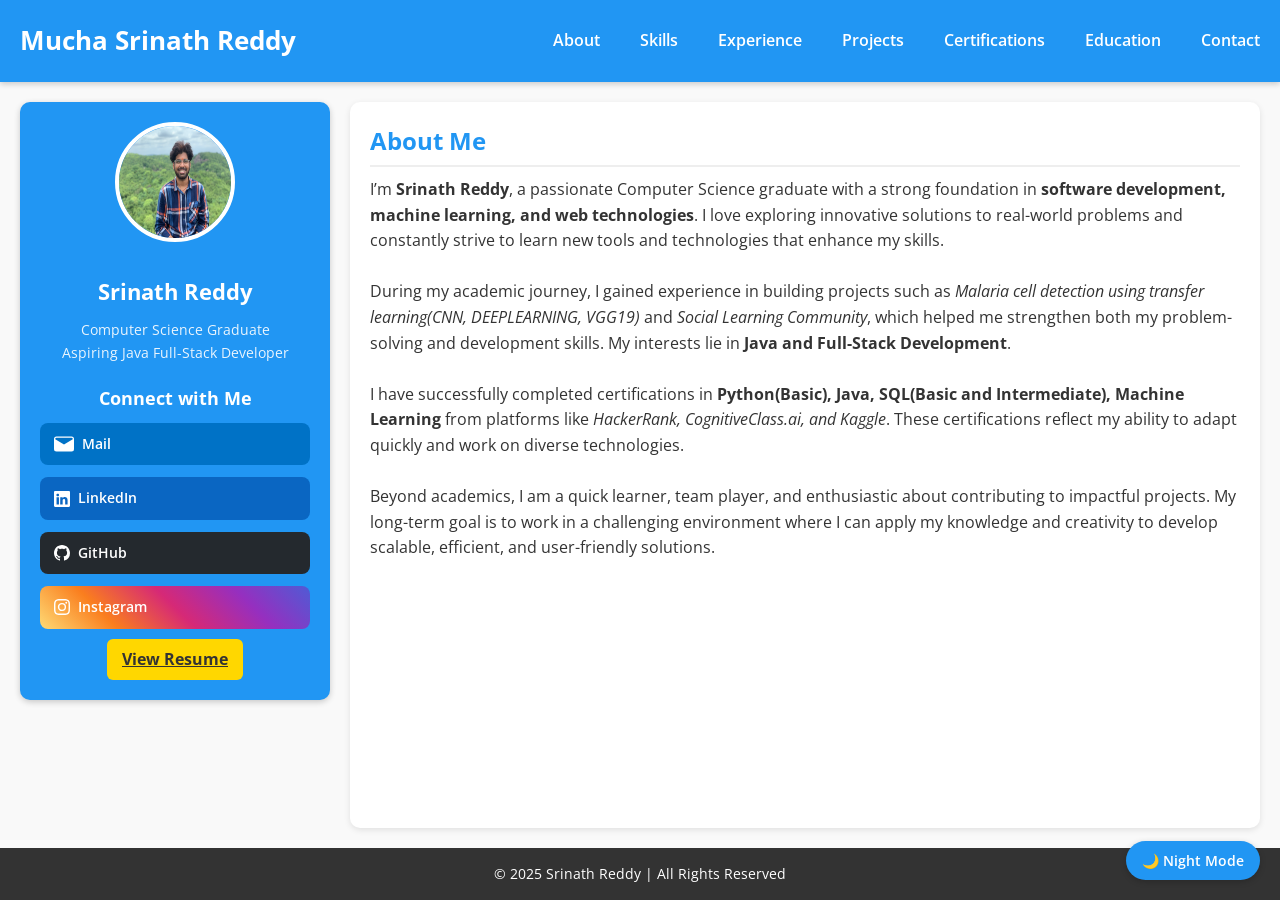
<file: index.html>
<!DOCTYPE html>
<html lang="en">
<head>
  <meta charset="UTF-8">
  <meta name="viewport" content="width=device-width, initial-scale=1.0">
  <title>Mucha Srinath Reddy | Portfolio</title>
  <link rel="stylesheet" href="styles.css">
  <script>
  (function() {
    const theme = localStorage.getItem("theme") || "light"; // default is light
    if (theme === "dark") {
      document.documentElement.classList.add("dark-mode");
    }
  })();
</script>


</head>
<body>
  <div class="container">

    <!-- HEADER -->
    <header class="header">
      <h1>Mucha Srinath Reddy</h1>
      <button id="modeToggle" class="mode-toggle">🌙 Night Mode</button>

      <!-- Hamburger Menu -->
      <button id="menuToggle" class="menu-toggle">
        <span></span>
        <span></span>
        <span></span>
      </button>

      <!-- Navigation -->
      <nav id="navMenu">
        <a href="index.html">About</a>
        <a href="skills.html">Skills</a>
        <a href="experience.html">Experience</a>
        <a href="projects.html">Projects</a>
        <a href="certifications.html">Certifications</a>
        <a href="education.html">Education</a>
        <a href="contact.html">Contact</a>
      </nav>
    </header>

    <!-- MAIN AREA -->
    <div class="main">
      
      <!-- SIDEBAR -->
<aside class="sidebar">
  <div class="profile">
    <img src="profile.jpg" alt="Profile Picture">
    <h2>Srinath Reddy</h2>
    <p>Computer Science Graduate<br>Aspiring Java Full-Stack Developer</p>
  </div>

  <div class="quick-links">
    <h3>Connect with Me</h3>
    <ul class="social-list">
      <li>
        <a href="mailto:srinathreddymucha@gmail.com" target="_blank">
          <svg xmlns="http://www.w3.org/2000/svg" width="20" height="20" 
               fill="currentColor" class="bi bi-envelope" viewBox="0 0 16 16">
            <path d="M0 4a2 2 0 0 1 2-2h12a2 2 0 0 
            1 2 2v8a2 2 0 0 1-2 2H2a2 
            2 0 0 1-2-2zm2-1a1 1 0 0 
            0-1 1v.217l7 4.2 7-4.2V4a1 
            1 0 0 0-1-1z"/>
          </svg>
          Mail
        </a>
      </li>

      <li>
        <a href="https://www.linkedin.com/in/srinath-reddy-96976b289/" target="_blank">
          <svg xmlns="http://www.w3.org/2000/svg" width="16" height="16" fill="currentColor" class="bi bi-linkedin" viewBox="0 0 16 16">
            <path d="M0 1.146C0 .513.526 0 1.175 0h13.65C15.474 0 16 .513 16 1.146v13.708c0 .633-.526 1.146-1.175 1.146H1.175C.526 16 0 15.487 0 14.854zm4.943 12.248V6.169H2.542v7.225zm-1.2-8.212c.837 0 1.358-.554 1.358-1.248-.015-.709-.52-1.248-1.342-1.248S2.4 3.226 2.4 3.934c0 .694.521 1.248 1.327 1.248zm4.908 8.212V9.359c0-.216.016-.432.08-.586.173-.431.568-.878 1.232-.878.869 0 1.216.662 1.216 1.634v3.865h2.401V9.25c0-2.22-1.184-3.252-2.764-3.252-1.274 0-1.845.7-2.165 1.193v.025h-.016l.016-.025V6.169h-2.4c.03.678 0 7.225 0 7.225z"/>
          </svg>
          LinkedIn
        </a>
      </li>

      <li>
        <a href="https://github.com/srinath748" target="_blank">
          <svg xmlns="http://www.w3.org/2000/svg" width="16" height="16" fill="currentColor" class="bi bi-github" viewBox="0 0 16 16">
            <path d="M8 0C3.58 0 0 3.58 0 8c0 3.54 2.29 6.53 5.47 7.59.4.07.55-.17.55-.38 0-.19-.01-.82-.01-1.49-2.01.37-2.53-.49-2.69-.94-.09-.23-.48-.94-.82-1.13-.28-.15-.68-.52-.01-.53.63-.01 1.08.58 1.23.82.72 1.21 1.87.87 2.33.66.07-.52.28-.87.51-1.07-1.78-.2-3.64-.89-3.64-3.95 0-.87.31-1.59.82-2.15-.08-.2-.36-1.02.08-2.12 0 0 .67-.21 2.2.82.64-.18 1.32-.27 2-.27s1.36.09 2 .27c1.53-1.04 2.2-.82 2.2-.82.44 1.1.16 1.92.08 2.12.51.56.82 1.27.82 2.15 0 3.07-1.87 3.75-3.65 3.95.29.25.54.73.54 1.48 0 1.07-.01 1.93-.01 2.2 0 .21.15.46.55.38A8.01 8.01 0 0 0 16 8c0-4.42-3.58-8-8-8"/>
          </svg>
          GitHub
        </a>
      </li>

      <li class="instagram">
        <a href="https://www.instagram.com/srinath_reddy748?igsh=NHgyeDcwaWcxZGN3" target="_blank">
          <svg xmlns="http://www.w3.org/2000/svg" width="16" height="16" fill="currentColor" class="bi bi-instagram" viewBox="0 0 16 16">
            <path d="M8 0C5.829 0 5.556.01 4.703.048 3.85.088 3.269.222 2.76.42a3.9 3.9 0 0 0-1.417.923A3.9 3.9 0 0 0 .42 2.76C.222 3.268.087 3.85.048 4.7.01 5.555 0 5.827 0 8.001c0 2.172.01 2.444.048 3.297.04.852.174 1.433.372 1.942.205.526.478.972.923 1.417.444.445.89.719 1.416.923.51.198 1.09.333 1.942.372C5.555 15.99 5.827 16 8 16s2.444-.01 3.298-.048c.851-.04 1.434-.174 1.943-.372a3.9 3.9 0 0 0 1.416-.923c.445-.445.718-.891.923-1.417.197-.509.332-1.09.372-1.942C15.99 10.445 16 10.173 16 8s-.01-2.445-.048-3.299c-.04-.851-.175-1.433-.372-1.941a3.9 3.9 0 0 0-.923-1.417A3.9 3.9 0 0 0 13.24.42c-.51-.198-1.092-.333-1.943-.372C10.443.01 10.172 0 7.998 0zm-.717 1.442h.718c2.136 0 2.389.007 3.232.046.78.035 1.204.166 1.486.275.373.145.64.319.92.599s.453.546.598.92c.11.281.24.705.275 1.485.039.843.047 1.096.047 3.231s-.008 2.389-.047 3.232c-.035.78-.166 1.203-.275 1.485a2.5 2.5 0 0 1-.599.919c-.28.28-.546.453-.92.598-.28.11-.704.24-1.485.276-.843.038-1.096.047-3.232.047s-2.39-.009-3.233-.047c-.78-.036-1.203-.166-1.485-.276a2.5 2.5 0 0 1-.92-.598 2.5 2.5 0 0 1-.6-.92c-.109-.281-.24-.705-.275-1.485-.038-.843-.046-1.096-.046-3.233s.008-2.388.046-3.231c.036-.78.166-1.204.276-1.486.145-.373.319-.64.599-.92s.546-.453.92-.598c.282-.11.705-.24 1.485-.276.738-.034 1.024-.044 2.515-.045zm4.988 1.328a.96.96 0 1 0 0 1.92.96.96 0 0 0 0-1.92m-4.27 1.122a4.109 4.109 0 1 0 0 8.217 4.109 4.109 0 0 0 0-8.217m0 1.441a2.667 2.667 0 1 1 0 5.334 2.667 2.667 0 0 1 0-5.334"/>
          </svg>
          Instagram
        </a>
      </li>
    </ul>

    <!-- Resume Button -->
    <a href="srinath_resume[1].pdf" target="_blank" class="btn-resume">View Resume</a>

  </div>
</aside>


      <!-- MAIN CONTENT -->
      <section class="content reveal">
        <section id="about"class="reveal">
  <h2>About Me</h2>
  <p>
    I’m <strong>Srinath Reddy</strong>, a passionate Computer Science graduate with a strong foundation in 
    <strong>software development, machine learning, and web technologies</strong>. 
    I love exploring innovative solutions to real-world problems and constantly strive to learn new tools 
    and technologies that enhance my skills.
  </p><br>

  <p>
    During my academic journey, I gained experience in building projects such as 
    <em>Malaria cell detection using transfer learning(CNN, DEEPLEARNING, VGG19)</em> and 
    <em>Social Learning Community</em>, which helped me strengthen both my problem-solving and development skills. 
    My interests lie in <strong>Java and Full-Stack Development</strong>.
  </p><br>

  <p>
    I have successfully completed certifications in <strong>Python(Basic), Java, SQL(Basic and Intermediate), Machine Learning</strong> 
    from platforms like <em>HackerRank, CognitiveClass.ai, and Kaggle</em>. 
    These certifications reflect my ability to adapt quickly and work on diverse technologies.
  </p><br>

  <p>
    Beyond academics, I am a quick learner, team player, and enthusiastic about contributing to impactful projects. 
    My long-term goal is to work in a challenging environment where I can apply my knowledge and creativity 
    to develop scalable, efficient, and user-friendly solutions.
  </p>
</section>

      </section>
    </div>

    <!-- FOOTER -->
    <footer class="footer">
      <p>© 2025 Srinath Reddy | All Rights Reserved</p>
    </footer>
  </div>

  <!-- Back to Top Button -->
  <!-- <button id="backToTop" aria-label="Back to top">↑</button> -->

  <!-- JavaScript -->
  <script src="script.js"></script>
</body>
</html>
</file>
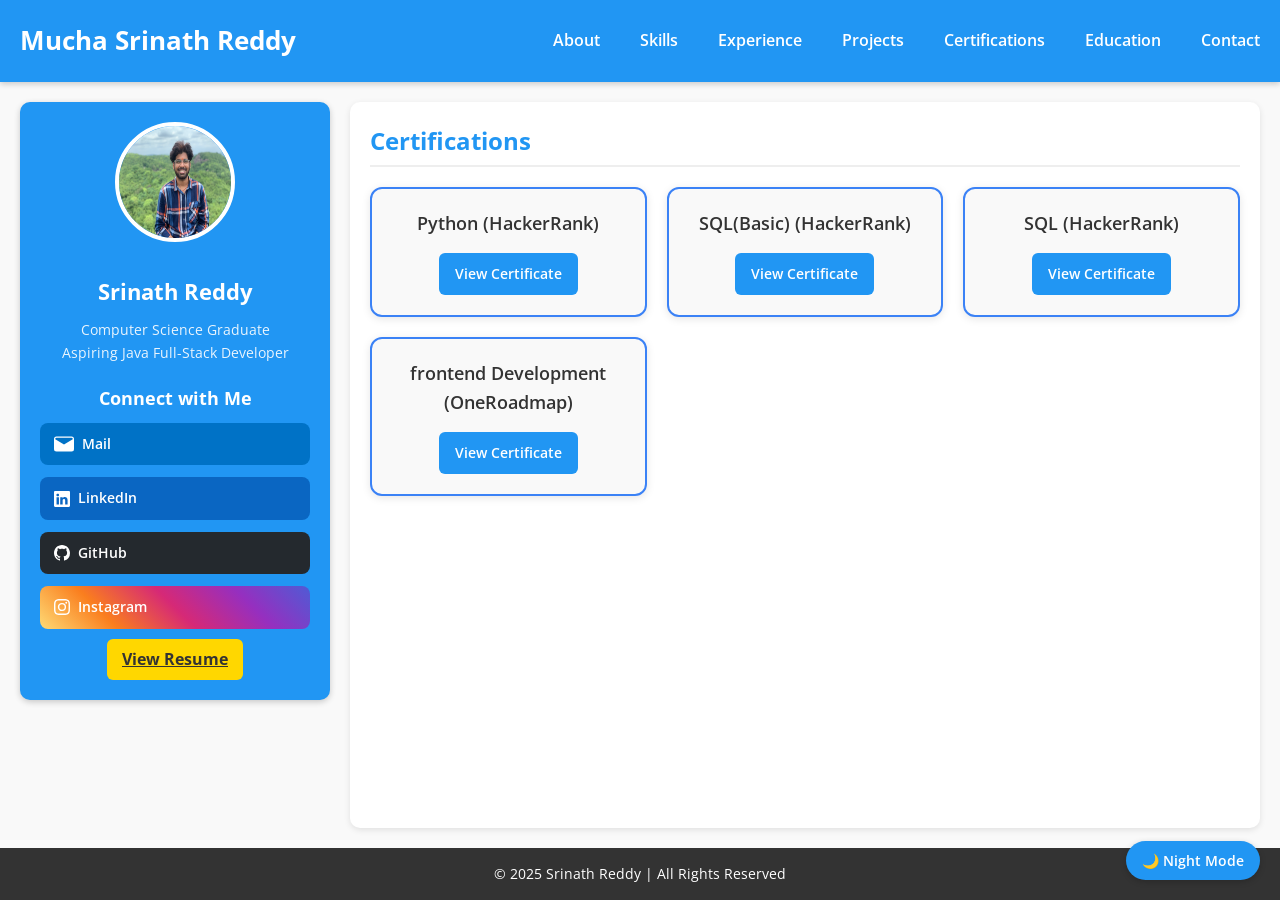
<file: certifications.html>
<!DOCTYPE html>
<html lang="en">
<head>
  <meta charset="UTF-8">
  <meta name="viewport" content="width=device-width, initial-scale=1.0">
  <title>Mucha Srinath Reddy | Certifications</title>
  <link rel="stylesheet" href="styles.css">
  <script>
  // Apply saved theme immediately before page renders
  (function() {
    const theme = localStorage.getItem("theme");
    if (theme === "dark") {
      document.documentElement.classList.add("dark-mode");
    }
  })();
</script>

</head>
<body>
  <div class="container">

    <!-- HEADER -->
    <header class="header">
      <h1>Mucha Srinath Reddy</h1>
            <button id="modeToggle" class="mode-toggle">🌙 Night Mode</button>

      <button id="menuToggle" class="menu-toggle">
        <span></span>
        <span></span>
        <span></span>
      </button>

      <!-- Navigation -->
      <nav id="navMenu">
        <a href="index.html">About</a>
        <a href="skills.html">Skills</a>
        <a href="experience.html">Experience</a>
        <a href="projects.html">Projects</a>
        <a href="certifications.html">Certifications</a>
        <a href="education.html">Education</a>
        <a href="contact.html">Contact</a>
      </nav>
    </header>

    <!-- MAIN AREA -->
    <div class="main">

      <!-- SIDEBAR -->
<aside class="sidebar">
  <div class="profile">
    <img src="profile.jpg" alt="Profile Picture">
    <h2>Srinath Reddy</h2>
    <p>Computer Science Graduate<br>Aspiring Java Full-Stack Developer</p>
  </div>

  <div class="quick-links">
    <h3>Connect with Me</h3>
    <ul class="social-list">
      <li>
        <a href="mailto:srinathreddymucha@gmail.com" target="_blank">
          <svg xmlns="http://www.w3.org/2000/svg" width="20" height="20" 
               fill="currentColor" class="bi bi-envelope" viewBox="0 0 16 16">
            <path d="M0 4a2 2 0 0 1 2-2h12a2 2 0 0 
            1 2 2v8a2 2 0 0 1-2 2H2a2 
            2 0 0 1-2-2zm2-1a1 1 0 0 
            0-1 1v.217l7 4.2 7-4.2V4a1 
            1 0 0 0-1-1z"/>
          </svg>
          Mail
        </a>
      </li>

      <li>
        <a href="https://www.linkedin.com/in/srinath-reddy-96976b289/" target="_blank">
          <svg xmlns="http://www.w3.org/2000/svg" width="16" height="16" fill="currentColor" class="bi bi-linkedin" viewBox="0 0 16 16">
            <path d="M0 1.146C0 .513.526 0 1.175 0h13.65C15.474 0 16 .513 16 1.146v13.708c0 .633-.526 1.146-1.175 1.146H1.175C.526 16 0 15.487 0 14.854zm4.943 12.248V6.169H2.542v7.225zm-1.2-8.212c.837 0 1.358-.554 1.358-1.248-.015-.709-.52-1.248-1.342-1.248S2.4 3.226 2.4 3.934c0 .694.521 1.248 1.327 1.248zm4.908 8.212V9.359c0-.216.016-.432.08-.586.173-.431.568-.878 1.232-.878.869 0 1.216.662 1.216 1.634v3.865h2.401V9.25c0-2.22-1.184-3.252-2.764-3.252-1.274 0-1.845.7-2.165 1.193v.025h-.016l.016-.025V6.169h-2.4c.03.678 0 7.225 0 7.225z"/>
          </svg>
          LinkedIn
        </a>
      </li>

      <li>
        <a href="https://github.com/srinath748" target="_blank">
          <svg xmlns="http://www.w3.org/2000/svg" width="16" height="16" fill="currentColor" class="bi bi-github" viewBox="0 0 16 16">
            <path d="M8 0C3.58 0 0 3.58 0 8c0 3.54 2.29 6.53 5.47 7.59.4.07.55-.17.55-.38 0-.19-.01-.82-.01-1.49-2.01.37-2.53-.49-2.69-.94-.09-.23-.48-.94-.82-1.13-.28-.15-.68-.52-.01-.53.63-.01 1.08.58 1.23.82.72 1.21 1.87.87 2.33.66.07-.52.28-.87.51-1.07-1.78-.2-3.64-.89-3.64-3.95 0-.87.31-1.59.82-2.15-.08-.2-.36-1.02.08-2.12 0 0 .67-.21 2.2.82.64-.18 1.32-.27 2-.27s1.36.09 2 .27c1.53-1.04 2.2-.82 2.2-.82.44 1.1.16 1.92.08 2.12.51.56.82 1.27.82 2.15 0 3.07-1.87 3.75-3.65 3.95.29.25.54.73.54 1.48 0 1.07-.01 1.93-.01 2.2 0 .21.15.46.55.38A8.01 8.01 0 0 0 16 8c0-4.42-3.58-8-8-8"/>
          </svg>
          GitHub
        </a>
      </li>

      <li class="instagram">
        <a href="https://www.instagram.com/srinath_reddy748?igsh=NHgyeDcwaWcxZGN3" target="_blank">
          <svg xmlns="http://www.w3.org/2000/svg" width="16" height="16" fill="currentColor" class="bi bi-instagram" viewBox="0 0 16 16">
            <path d="M8 0C5.829 0 5.556.01 4.703.048 3.85.088 3.269.222 2.76.42a3.9 3.9 0 0 0-1.417.923A3.9 3.9 0 0 0 .42 2.76C.222 3.268.087 3.85.048 4.7.01 5.555 0 5.827 0 8.001c0 2.172.01 2.444.048 3.297.04.852.174 1.433.372 1.942.205.526.478.972.923 1.417.444.445.89.719 1.416.923.51.198 1.09.333 1.942.372C5.555 15.99 5.827 16 8 16s2.444-.01 3.298-.048c.851-.04 1.434-.174 1.943-.372a3.9 3.9 0 0 0 1.416-.923c.445-.445.718-.891.923-1.417.197-.509.332-1.09.372-1.942C15.99 10.445 16 10.173 16 8s-.01-2.445-.048-3.299c-.04-.851-.175-1.433-.372-1.941a3.9 3.9 0 0 0-.923-1.417A3.9 3.9 0 0 0 13.24.42c-.51-.198-1.092-.333-1.943-.372C10.443.01 10.172 0 7.998 0zm-.717 1.442h.718c2.136 0 2.389.007 3.232.046.78.035 1.204.166 1.486.275.373.145.64.319.92.599s.453.546.598.92c.11.281.24.705.275 1.485.039.843.047 1.096.047 3.231s-.008 2.389-.047 3.232c-.035.78-.166 1.203-.275 1.485a2.5 2.5 0 0 1-.599.919c-.28.28-.546.453-.92.598-.28.11-.704.24-1.485.276-.843.038-1.096.047-3.232.047s-2.39-.009-3.233-.047c-.78-.036-1.203-.166-1.485-.276a2.5 2.5 0 0 1-.92-.598 2.5 2.5 0 0 1-.6-.92c-.109-.281-.24-.705-.275-1.485-.038-.843-.046-1.096-.046-3.233s.008-2.388.046-3.231c.036-.78.166-1.204.276-1.486.145-.373.319-.64.599-.92s.546-.453.92-.598c.282-.11.705-.24 1.485-.276.738-.034 1.024-.044 2.515-.045zm4.988 1.328a.96.96 0 1 0 0 1.92.96.96 0 0 0 0-1.92m-4.27 1.122a4.109 4.109 0 1 0 0 8.217 4.109 4.109 0 0 0 0-8.217m0 1.441a2.667 2.667 0 1 1 0 5.334 2.667 2.667 0 0 1 0-5.334"/>
          </svg>
          Instagram
        </a>
      </li>
    </ul>

    <!-- Resume Button -->
    <a href="srinath_resume[1].pdf" target="_blank" class="btn-resume">View Resume</a>

  </div>
</aside>


      <!-- MAIN CONTENT -->
      <section class="content">
        <h2>Certifications</h2>

        <div class="certifications-grid">

          <div class="cert-card">
            <h3>Python (HackerRank)</h3>
            <a href="21JJ1A0545_page-0001.jpg" target="_blank" class="view-btn">View Certificate</a>
          </div>

          <div class="cert-card">
            <h3>SQL(Basic) (HackerRank)</h3>
            <a href="21JJ1A0545_page-0002.jpg" target="_blank" class="view-btn">View Certificate</a>
          </div>

          <div class="cert-card">
            <h3>SQL (HackerRank)</h3>
            <a href="21JJ1A0545_page-0003.jpg" target="_blank" class="view-btn">View Certificate</a>
          </div>

          <!-- <div class="cert-card">
            <h3>Data Science (CognitiveClass.ai)</h3>
            <a href="certificates/datascience.jpg" target="_blank" class="view-btn">View Certificate</a>
          </div> -->

          <div class="cert-card">
            <h3>frontend Development (OneRoadmap)</h3>
            <a href="Frontend Development-Certificate srinath reddy_page-0001.jpg" target="_blank" class="view-btn">View Certificate</a>
          </div>

          <!-- <div class="cert-card">
            <h3>AI Foundations (Infosys Springboard)</h3>
            <a href="certificates/aifoundations.jpg" target="_blank" class="view-btn">View Certificate</a>
          </div> -->

        </div>
      </section>
    </div>

    <!-- FOOTER -->
    <footer class="footer">
      <p>© 2025 Srinath Reddy | All Rights Reserved</p>
    </footer>
  </div>

  <!-- Back to Top Button -->
  <!-- <button id="backToTop" aria-label="Back to top">↑</button> -->

  <!-- JavaScript -->
  <script src="script.js"></script>
</body>
</html>
</file>
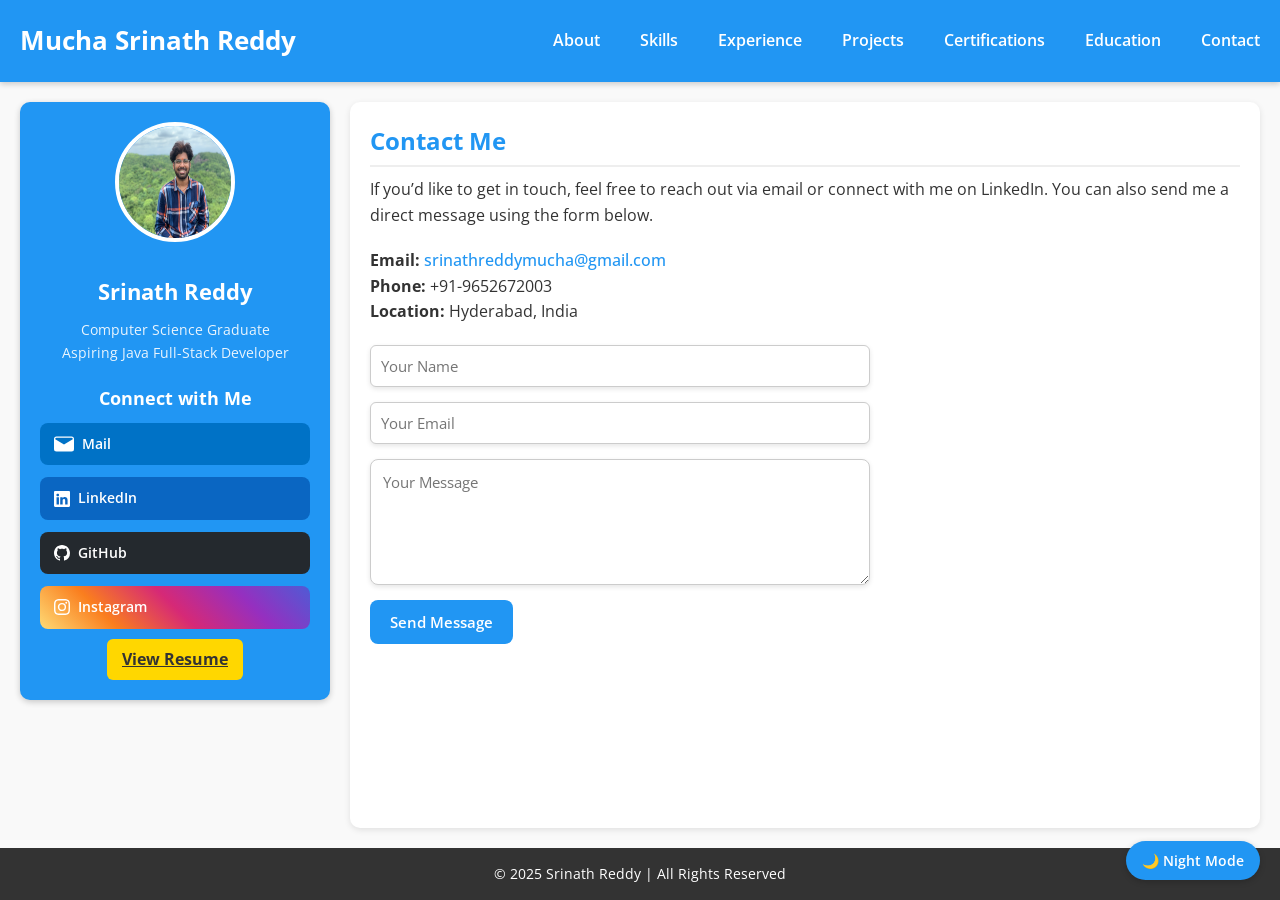
<file: contact.html>
<!DOCTYPE html>
<html lang="en">
<head>
  <meta charset="UTF-8">
  <meta name="viewport" content="width=device-width, initial-scale=1.0">
  <title>Mucha Srinath Reddy | Contact</title>
  <link rel="stylesheet" href="styles.css">
  <script>
  // Apply saved theme immediately before page renders
  (function() {
    const theme = localStorage.getItem("theme");
    if (theme === "dark") {
      document.documentElement.classList.add("dark-mode");
    }
  })();
</script>

</head>
<body>
  <div class="container">

    <!-- HEADER -->
    <header class="header">
      <h1>Mucha Srinath Reddy</h1>
            <button id="modeToggle" class="mode-toggle">🌙 Night Mode</button>

      <button id="menuToggle" class="menu-toggle">
        <span></span><span></span><span></span>
      </button>
      <nav id="navMenu">
        <a href="index.html">About</a>
        <a href="skills.html">Skills</a>
        <a href="experience.html">Experience</a>
        <a href="projects.html">Projects</a>
        <a href="certifications.html">Certifications</a>
        <a href="education.html">Education</a>
        <a href="contact.html">Contact</a>
      </nav>
    </header>

    <!-- MAIN AREA -->
    <div class="main">

      <!-- SIDEBAR -->
<aside class="sidebar">
  <div class="profile">
    <img src="profile.jpg" alt="Profile Picture">
    <h2>Srinath Reddy</h2>
    <p>Computer Science Graduate<br>Aspiring Java Full-Stack Developer</p>
  </div>

  <div class="quick-links">
    <h3>Connect with Me</h3>
    <ul class="social-list">
      <li>
        <a href="mailto:srinathreddymucha@gmail.com" target="_blank">
          <svg xmlns="http://www.w3.org/2000/svg" width="20" height="20" 
               fill="currentColor" class="bi bi-envelope" viewBox="0 0 16 16">
            <path d="M0 4a2 2 0 0 1 2-2h12a2 2 0 0 
            1 2 2v8a2 2 0 0 1-2 2H2a2 
            2 0 0 1-2-2zm2-1a1 1 0 0 
            0-1 1v.217l7 4.2 7-4.2V4a1 
            1 0 0 0-1-1z"/>
          </svg>
          Mail
        </a>
      </li>

      <li>
        <a href="https://www.linkedin.com/in/srinath-reddy-96976b289/" target="_blank">
          <svg xmlns="http://www.w3.org/2000/svg" width="16" height="16" fill="currentColor" class="bi bi-linkedin" viewBox="0 0 16 16">
            <path d="M0 1.146C0 .513.526 0 1.175 0h13.65C15.474 0 16 .513 16 1.146v13.708c0 .633-.526 1.146-1.175 1.146H1.175C.526 16 0 15.487 0 14.854zm4.943 12.248V6.169H2.542v7.225zm-1.2-8.212c.837 0 1.358-.554 1.358-1.248-.015-.709-.52-1.248-1.342-1.248S2.4 3.226 2.4 3.934c0 .694.521 1.248 1.327 1.248zm4.908 8.212V9.359c0-.216.016-.432.08-.586.173-.431.568-.878 1.232-.878.869 0 1.216.662 1.216 1.634v3.865h2.401V9.25c0-2.22-1.184-3.252-2.764-3.252-1.274 0-1.845.7-2.165 1.193v.025h-.016l.016-.025V6.169h-2.4c.03.678 0 7.225 0 7.225z"/>
          </svg>
          LinkedIn
        </a>
      </li>

      <li>
        <a href="https://github.com/srinath748" target="_blank">
          <svg xmlns="http://www.w3.org/2000/svg" width="16" height="16" fill="currentColor" class="bi bi-github" viewBox="0 0 16 16">
            <path d="M8 0C3.58 0 0 3.58 0 8c0 3.54 2.29 6.53 5.47 7.59.4.07.55-.17.55-.38 0-.19-.01-.82-.01-1.49-2.01.37-2.53-.49-2.69-.94-.09-.23-.48-.94-.82-1.13-.28-.15-.68-.52-.01-.53.63-.01 1.08.58 1.23.82.72 1.21 1.87.87 2.33.66.07-.52.28-.87.51-1.07-1.78-.2-3.64-.89-3.64-3.95 0-.87.31-1.59.82-2.15-.08-.2-.36-1.02.08-2.12 0 0 .67-.21 2.2.82.64-.18 1.32-.27 2-.27s1.36.09 2 .27c1.53-1.04 2.2-.82 2.2-.82.44 1.1.16 1.92.08 2.12.51.56.82 1.27.82 2.15 0 3.07-1.87 3.75-3.65 3.95.29.25.54.73.54 1.48 0 1.07-.01 1.93-.01 2.2 0 .21.15.46.55.38A8.01 8.01 0 0 0 16 8c0-4.42-3.58-8-8-8"/>
          </svg>
          GitHub
        </a>
      </li>

      <li class="instagram">
        <a href="https://www.instagram.com/srinath_reddy748?igsh=NHgyeDcwaWcxZGN3" target="_blank">
          <svg xmlns="http://www.w3.org/2000/svg" width="16" height="16" fill="currentColor" class="bi bi-instagram" viewBox="0 0 16 16">
            <path d="M8 0C5.829 0 5.556.01 4.703.048 3.85.088 3.269.222 2.76.42a3.9 3.9 0 0 0-1.417.923A3.9 3.9 0 0 0 .42 2.76C.222 3.268.087 3.85.048 4.7.01 5.555 0 5.827 0 8.001c0 2.172.01 2.444.048 3.297.04.852.174 1.433.372 1.942.205.526.478.972.923 1.417.444.445.89.719 1.416.923.51.198 1.09.333 1.942.372C5.555 15.99 5.827 16 8 16s2.444-.01 3.298-.048c.851-.04 1.434-.174 1.943-.372a3.9 3.9 0 0 0 1.416-.923c.445-.445.718-.891.923-1.417.197-.509.332-1.09.372-1.942C15.99 10.445 16 10.173 16 8s-.01-2.445-.048-3.299c-.04-.851-.175-1.433-.372-1.941a3.9 3.9 0 0 0-.923-1.417A3.9 3.9 0 0 0 13.24.42c-.51-.198-1.092-.333-1.943-.372C10.443.01 10.172 0 7.998 0zm-.717 1.442h.718c2.136 0 2.389.007 3.232.046.78.035 1.204.166 1.486.275.373.145.64.319.92.599s.453.546.598.92c.11.281.24.705.275 1.485.039.843.047 1.096.047 3.231s-.008 2.389-.047 3.232c-.035.78-.166 1.203-.275 1.485a2.5 2.5 0 0 1-.599.919c-.28.28-.546.453-.92.598-.28.11-.704.24-1.485.276-.843.038-1.096.047-3.232.047s-2.39-.009-3.233-.047c-.78-.036-1.203-.166-1.485-.276a2.5 2.5 0 0 1-.92-.598 2.5 2.5 0 0 1-.6-.92c-.109-.281-.24-.705-.275-1.485-.038-.843-.046-1.096-.046-3.233s.008-2.388.046-3.231c.036-.78.166-1.204.276-1.486.145-.373.319-.64.599-.92s.546-.453.92-.598c.282-.11.705-.24 1.485-.276.738-.034 1.024-.044 2.515-.045zm4.988 1.328a.96.96 0 1 0 0 1.92.96.96 0 0 0 0-1.92m-4.27 1.122a4.109 4.109 0 1 0 0 8.217 4.109 4.109 0 0 0 0-8.217m0 1.441a2.667 2.667 0 1 1 0 5.334 2.667 2.667 0 0 1 0-5.334"/>
          </svg>
          Instagram
        </a>
      </li>
    </ul>

    <!-- Resume Button -->
    <a href="srinath_resume[1].pdf" target="_blank" class="btn-resume">View Resume</a>

  </div>
</aside>


      <!-- CONTACT CONTENT -->
      <section class="content">
        <h2>Contact Me</h2>

        <p>If you’d like to get in touch, feel free to reach out via email or connect with me on LinkedIn.  
        You can also send me a direct message using the form below.</p>

        <!-- Contact Info -->
        <div style="margin: 20px 0;">
          <p><strong>Email:</strong> 
  <a href="mailto:srinathreddymucha@gmail.com" class="email-link">
    srinathreddymucha@gmail.com
  </a>
</p>
<p><strong>Phone:</strong> +91-9652672003</p>
          <p><strong>Location:</strong> Hyderabad, India</p>
        </div>

        <!-- Contact Form -->
        <form action="https://formspree.io/f/mqadzqlj" method="POST" class="contact-form">
          <input type="text" name="name" placeholder="Your Name" required>
          <input type="email" name="email" placeholder="Your Email" required>
          <textarea name="message" rows="5" placeholder="Your Message" required></textarea>
          <button type="submit">Send Message</button>
        </form>
      </section>
    </div>

    <!-- FOOTER -->
    <footer class="footer">
      <p>© 2025 Srinath Reddy | All Rights Reserved</p>
    </footer>
  </div>

  <!-- Back to Top Button -->
  <!-- <button id="backToTop" aria-label="Back to top">↑</button> -->
  <script src="script.js"></script>
</body>
</html>
</file>
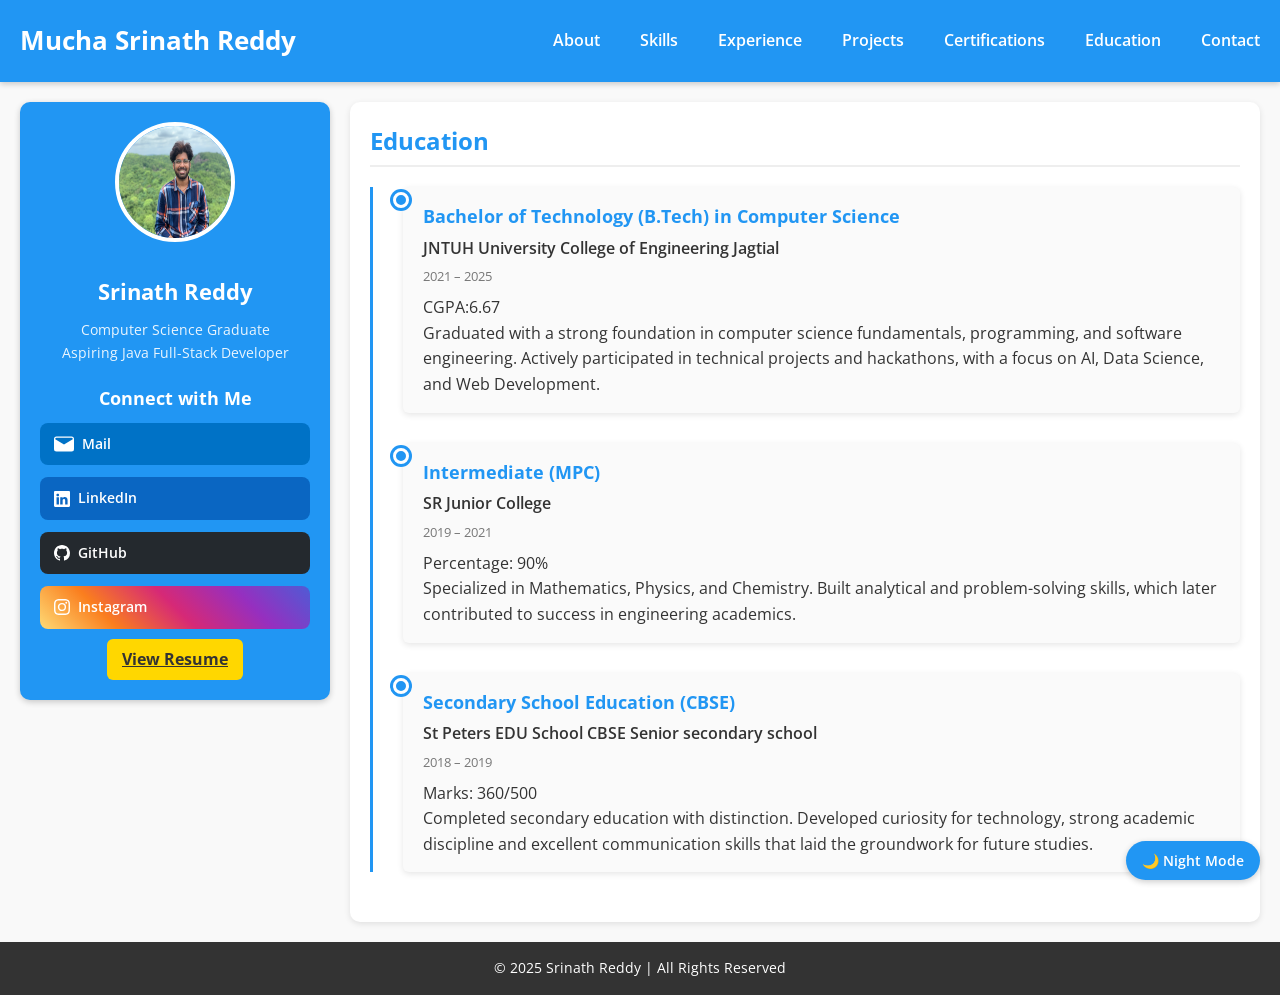
<file: education.html>
<!DOCTYPE html>
<html lang="en">
<head>
  <meta charset="UTF-8">
  <meta name="viewport" content="width=device-width, initial-scale=1.0">
  <title>Mucha Srinath Reddy | Education</title>
  <link rel="stylesheet" href="styles.css">
  <script>
  // Apply saved theme immediately before page renders
  (function() {
    const theme = localStorage.getItem("theme");
    if (theme === "dark") {
      document.documentElement.classList.add("dark-mode");
    }
  })();
</script>

</head>
<body>
  <div class="container">

    <!-- HEADER -->
    <header class="header">
      <h1>Mucha Srinath Reddy</h1>
            <button id="modeToggle" class="mode-toggle">🌙 Night Mode</button>

      <button id="menuToggle" class="menu-toggle">
        <span></span><span></span><span></span>
      </button>
      <nav id="navMenu">
        <a href="index.html">About</a>
        <a href="skills.html">Skills</a>
        <a href="experience.html">Experience</a>
        <a href="projects.html">Projects</a>
        <a href="certifications.html">Certifications</a>
        <a href="education.html">Education</a>
        <a href="contact.html">Contact</a>
      </nav>
    </header>

    <!-- MAIN AREA -->
    <div class="main">

      <!-- SIDEBAR -->
<aside class="sidebar">
  <div class="profile">
    <img src="profile.jpg" alt="Profile Picture">
    <h2>Srinath Reddy</h2>
    <p>Computer Science Graduate<br>Aspiring Java Full-Stack Developer</p>
  </div>

  <div class="quick-links">
    <h3>Connect with Me</h3>
    <ul class="social-list">
      <li>
        <a href="mailto:srinathreddymucha@gmail.com" target="_blank">
          <svg xmlns="http://www.w3.org/2000/svg" width="20" height="20" 
               fill="currentColor" class="bi bi-envelope" viewBox="0 0 16 16">
            <path d="M0 4a2 2 0 0 1 2-2h12a2 2 0 0 
            1 2 2v8a2 2 0 0 1-2 2H2a2 
            2 0 0 1-2-2zm2-1a1 1 0 0 
            0-1 1v.217l7 4.2 7-4.2V4a1 
            1 0 0 0-1-1z"/>
          </svg>
          Mail
        </a>
      </li>

      <li>
        <a href="https://www.linkedin.com/in/srinath-reddy-96976b289/" target="_blank">
          <svg xmlns="http://www.w3.org/2000/svg" width="16" height="16" fill="currentColor" class="bi bi-linkedin" viewBox="0 0 16 16">
            <path d="M0 1.146C0 .513.526 0 1.175 0h13.65C15.474 0 16 .513 16 1.146v13.708c0 .633-.526 1.146-1.175 1.146H1.175C.526 16 0 15.487 0 14.854zm4.943 12.248V6.169H2.542v7.225zm-1.2-8.212c.837 0 1.358-.554 1.358-1.248-.015-.709-.52-1.248-1.342-1.248S2.4 3.226 2.4 3.934c0 .694.521 1.248 1.327 1.248zm4.908 8.212V9.359c0-.216.016-.432.08-.586.173-.431.568-.878 1.232-.878.869 0 1.216.662 1.216 1.634v3.865h2.401V9.25c0-2.22-1.184-3.252-2.764-3.252-1.274 0-1.845.7-2.165 1.193v.025h-.016l.016-.025V6.169h-2.4c.03.678 0 7.225 0 7.225z"/>
          </svg>
          LinkedIn
        </a>
      </li>

      <li>
        <a href="https://github.com/srinath748" target="_blank">
          <svg xmlns="http://www.w3.org/2000/svg" width="16" height="16" fill="currentColor" class="bi bi-github" viewBox="0 0 16 16">
            <path d="M8 0C3.58 0 0 3.58 0 8c0 3.54 2.29 6.53 5.47 7.59.4.07.55-.17.55-.38 0-.19-.01-.82-.01-1.49-2.01.37-2.53-.49-2.69-.94-.09-.23-.48-.94-.82-1.13-.28-.15-.68-.52-.01-.53.63-.01 1.08.58 1.23.82.72 1.21 1.87.87 2.33.66.07-.52.28-.87.51-1.07-1.78-.2-3.64-.89-3.64-3.95 0-.87.31-1.59.82-2.15-.08-.2-.36-1.02.08-2.12 0 0 .67-.21 2.2.82.64-.18 1.32-.27 2-.27s1.36.09 2 .27c1.53-1.04 2.2-.82 2.2-.82.44 1.1.16 1.92.08 2.12.51.56.82 1.27.82 2.15 0 3.07-1.87 3.75-3.65 3.95.29.25.54.73.54 1.48 0 1.07-.01 1.93-.01 2.2 0 .21.15.46.55.38A8.01 8.01 0 0 0 16 8c0-4.42-3.58-8-8-8"/>
          </svg>
          GitHub
        </a>
      </li>

      <li class="instagram">
        <a href="https://www.instagram.com/srinath_reddy748?igsh=NHgyeDcwaWcxZGN3" target="_blank">
          <svg xmlns="http://www.w3.org/2000/svg" width="16" height="16" fill="currentColor" class="bi bi-instagram" viewBox="0 0 16 16">
            <path d="M8 0C5.829 0 5.556.01 4.703.048 3.85.088 3.269.222 2.76.42a3.9 3.9 0 0 0-1.417.923A3.9 3.9 0 0 0 .42 2.76C.222 3.268.087 3.85.048 4.7.01 5.555 0 5.827 0 8.001c0 2.172.01 2.444.048 3.297.04.852.174 1.433.372 1.942.205.526.478.972.923 1.417.444.445.89.719 1.416.923.51.198 1.09.333 1.942.372C5.555 15.99 5.827 16 8 16s2.444-.01 3.298-.048c.851-.04 1.434-.174 1.943-.372a3.9 3.9 0 0 0 1.416-.923c.445-.445.718-.891.923-1.417.197-.509.332-1.09.372-1.942C15.99 10.445 16 10.173 16 8s-.01-2.445-.048-3.299c-.04-.851-.175-1.433-.372-1.941a3.9 3.9 0 0 0-.923-1.417A3.9 3.9 0 0 0 13.24.42c-.51-.198-1.092-.333-1.943-.372C10.443.01 10.172 0 7.998 0zm-.717 1.442h.718c2.136 0 2.389.007 3.232.046.78.035 1.204.166 1.486.275.373.145.64.319.92.599s.453.546.598.92c.11.281.24.705.275 1.485.039.843.047 1.096.047 3.231s-.008 2.389-.047 3.232c-.035.78-.166 1.203-.275 1.485a2.5 2.5 0 0 1-.599.919c-.28.28-.546.453-.92.598-.28.11-.704.24-1.485.276-.843.038-1.096.047-3.232.047s-2.39-.009-3.233-.047c-.78-.036-1.203-.166-1.485-.276a2.5 2.5 0 0 1-.92-.598 2.5 2.5 0 0 1-.6-.92c-.109-.281-.24-.705-.275-1.485-.038-.843-.046-1.096-.046-3.233s.008-2.388.046-3.231c.036-.78.166-1.204.276-1.486.145-.373.319-.64.599-.92s.546-.453.92-.598c.282-.11.705-.24 1.485-.276.738-.034 1.024-.044 2.515-.045zm4.988 1.328a.96.96 0 1 0 0 1.92.96.96 0 0 0 0-1.92m-4.27 1.122a4.109 4.109 0 1 0 0 8.217 4.109 4.109 0 0 0 0-8.217m0 1.441a2.667 2.667 0 1 1 0 5.334 2.667 2.667 0 0 1 0-5.334"/>
          </svg>
          Instagram
        </a>
      </li>
    </ul>

    <!-- Resume Button -->
    <a href="srinath_resume[1].pdf" target="_blank" class="btn-resume">View Resume</a>

  </div>
</aside>


      <!-- EDUCATION CONTENT -->
      <section class="content">
        <h2>Education</h2>

        <div class="timeline">

          <div class="timeline-item">
            <span class="timeline-dot"></span>
            <div class="timeline-content">
              <h3>Bachelor of Technology (B.Tech) in Computer Science</h3>
              <h4>JNTUH University College of Engineering Jagtial </h4>
              <span class="timeline-date">2021 – 2025</span>
              <span>CGPA:6.67</span>
              <p>
                Graduated with a strong foundation in computer science fundamentals, 
                programming, and software engineering.  
                Actively participated in technical projects and hackathons, 
                with a focus on AI, Data Science, and Web Development.
              </p>
            </div>
          </div>

          <div class="timeline-item">
            <span class="timeline-dot"></span>
            <div class="timeline-content">
              <h3>Intermediate (MPC)</h3>
              <h4>SR Junior College</h4>
              <span class="timeline-date">2019 – 2021</span>
              <span>Percentage: 90%</span>
              <p>
                Specialized in Mathematics, Physics, and Chemistry.  
                Built analytical and problem-solving skills, which later contributed 
                to success in engineering academics.
              </p>
            </div>
          </div>

          <div class="timeline-item">
            <span class="timeline-dot"></span>
            <div class="timeline-content">

              <h3>Secondary School Education (CBSE)</h3>
              <h4>St Peters EDU School CBSE Senior secondary school</h4>
              <span class="timeline-date">2018 – 2019</span>
              <span>Marks: 360/500</span>
              <p>
                Completed secondary education with distinction.  
                Developed curiosity for technology, strong academic discipline and excellent communication skills 
                that laid the groundwork for future studies.
              </p>
            </div>
          </div>

        </div>
      </section>
    </div>

    <!-- FOOTER -->
    <footer class="footer">
      <p>© 2025 Srinath Reddy | All Rights Reserved</p>
    </footer>
  </div>

  <!-- Back to Top Button -->
  <!-- <button id="backToTop" aria-label="Back to top">↑</button> -->
  <script src="script.js"></script>
</body>
</html>
</file>
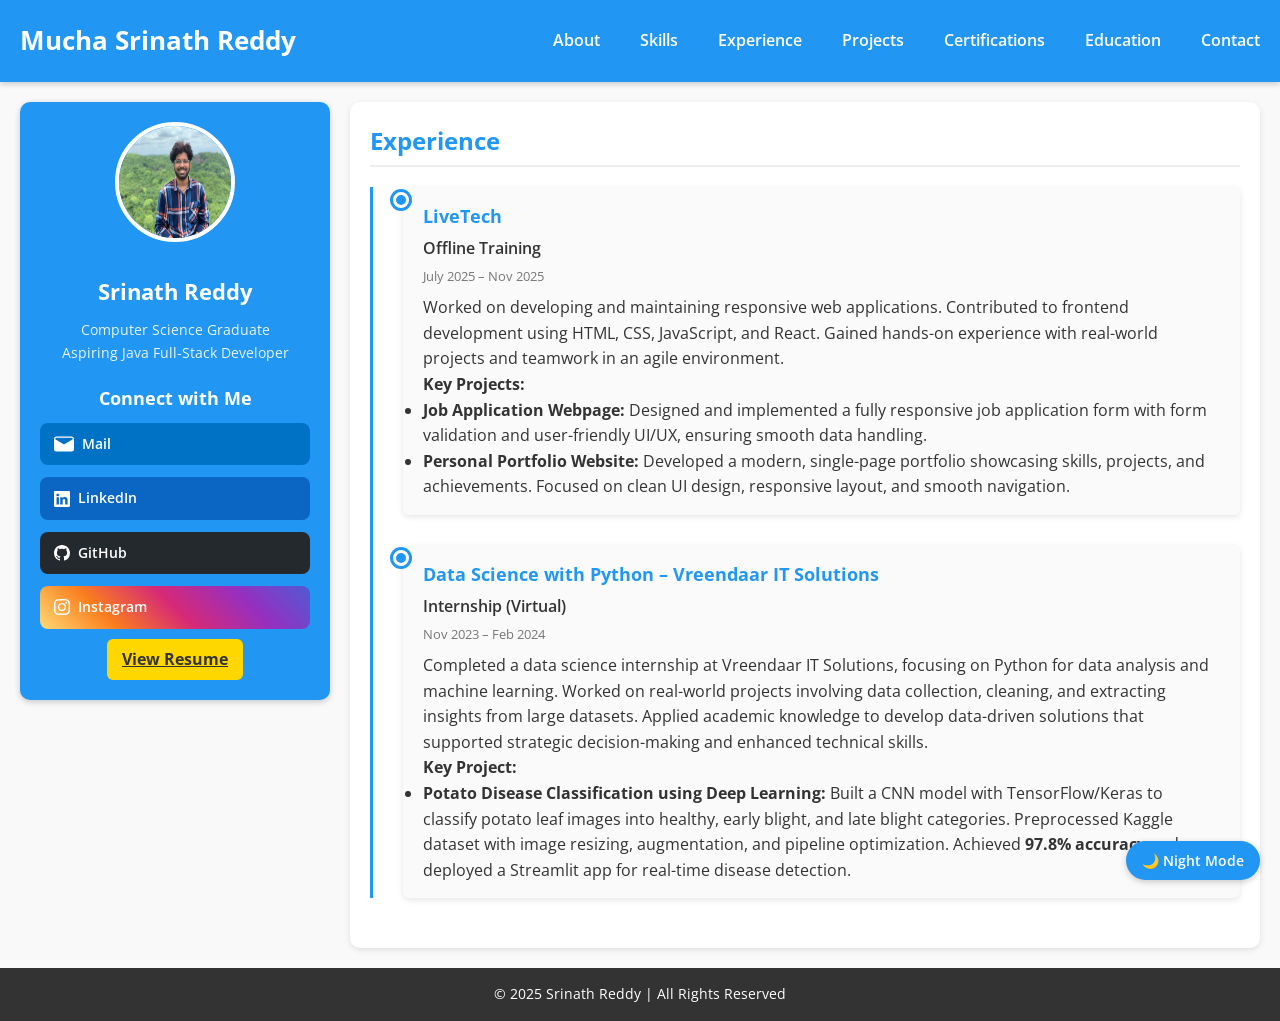
<file: experience.html>
<!DOCTYPE html>
<html lang="en">
<head>
  <meta charset="UTF-8">
  <meta name="viewport" content="width=device-width, initial-scale=1.0">
  <title>Mucha Srinath Reddy | Experience</title>
  <link rel="stylesheet" href="styles.css">
  <script>
  // Apply saved theme immediately before page renders
  (function() {
    const theme = localStorage.getItem("theme");
    if (theme === "dark") {
      document.documentElement.classList.add("dark-mode");
    }
  })();
</script>

</head>
<body>
  <div class="container">

    <!-- HEADER -->
    <header class="header">
      <h1>Mucha Srinath Reddy</h1>
            <button id="modeToggle" class="mode-toggle">🌙 Night Mode</button>

      <button id="menuToggle" class="menu-toggle">
        <span></span><span></span><span></span>
      </button>
      <nav id="navMenu">
        <a href="index.html">About</a>
        <a href="skills.html">Skills</a>
        <a href="experience.html">Experience</a>
        <a href="projects.html">Projects</a>
        <a href="certifications.html">Certifications</a>
        <a href="education.html">Education</a>
        <a href="contact.html">Contact</a>
      </nav>
    </header>

    <!-- MAIN AREA -->
    <div class="main">

      <!-- SIDEBAR -->
<aside class="sidebar">
  <div class="profile">
    <img src="profile.jpg" alt="Profile Picture">
    <h2>Srinath Reddy</h2>
    <p>Computer Science Graduate<br>Aspiring Java Full-Stack Developer</p>
  </div>

  <div class="quick-links">
    <h3>Connect with Me</h3>
    <ul class="social-list">
      <li>
        <a href="mailto:srinathreddymucha@gmail.com" target="_blank">
          <svg xmlns="http://www.w3.org/2000/svg" width="20" height="20" 
               fill="currentColor" class="bi bi-envelope" viewBox="0 0 16 16">
            <path d="M0 4a2 2 0 0 1 2-2h12a2 2 0 0 
            1 2 2v8a2 2 0 0 1-2 2H2a2 
            2 0 0 1-2-2zm2-1a1 1 0 0 
            0-1 1v.217l7 4.2 7-4.2V4a1 
            1 0 0 0-1-1z"/>
          </svg>
          Mail
        </a>
      </li>

      <li>
        <a href="https://www.linkedin.com/in/srinath-reddy-96976b289/" target="_blank">
          <svg xmlns="http://www.w3.org/2000/svg" width="16" height="16" fill="currentColor" class="bi bi-linkedin" viewBox="0 0 16 16">
            <path d="M0 1.146C0 .513.526 0 1.175 0h13.65C15.474 0 16 .513 16 1.146v13.708c0 .633-.526 1.146-1.175 1.146H1.175C.526 16 0 15.487 0 14.854zm4.943 12.248V6.169H2.542v7.225zm-1.2-8.212c.837 0 1.358-.554 1.358-1.248-.015-.709-.52-1.248-1.342-1.248S2.4 3.226 2.4 3.934c0 .694.521 1.248 1.327 1.248zm4.908 8.212V9.359c0-.216.016-.432.08-.586.173-.431.568-.878 1.232-.878.869 0 1.216.662 1.216 1.634v3.865h2.401V9.25c0-2.22-1.184-3.252-2.764-3.252-1.274 0-1.845.7-2.165 1.193v.025h-.016l.016-.025V6.169h-2.4c.03.678 0 7.225 0 7.225z"/>
          </svg>
          LinkedIn
        </a>
      </li>

      <li>
        <a href="https://github.com/srinath748" target="_blank">
          <svg xmlns="http://www.w3.org/2000/svg" width="16" height="16" fill="currentColor" class="bi bi-github" viewBox="0 0 16 16">
            <path d="M8 0C3.58 0 0 3.58 0 8c0 3.54 2.29 6.53 5.47 7.59.4.07.55-.17.55-.38 0-.19-.01-.82-.01-1.49-2.01.37-2.53-.49-2.69-.94-.09-.23-.48-.94-.82-1.13-.28-.15-.68-.52-.01-.53.63-.01 1.08.58 1.23.82.72 1.21 1.87.87 2.33.66.07-.52.28-.87.51-1.07-1.78-.2-3.64-.89-3.64-3.95 0-.87.31-1.59.82-2.15-.08-.2-.36-1.02.08-2.12 0 0 .67-.21 2.2.82.64-.18 1.32-.27 2-.27s1.36.09 2 .27c1.53-1.04 2.2-.82 2.2-.82.44 1.1.16 1.92.08 2.12.51.56.82 1.27.82 2.15 0 3.07-1.87 3.75-3.65 3.95.29.25.54.73.54 1.48 0 1.07-.01 1.93-.01 2.2 0 .21.15.46.55.38A8.01 8.01 0 0 0 16 8c0-4.42-3.58-8-8-8"/>
          </svg>
          GitHub
        </a>
      </li>

      <li class="instagram">
        <a href="https://www.instagram.com/srinath_reddy748?igsh=NHgyeDcwaWcxZGN3" target="_blank">
          <svg xmlns="http://www.w3.org/2000/svg" width="16" height="16" fill="currentColor" class="bi bi-instagram" viewBox="0 0 16 16">
            <path d="M8 0C5.829 0 5.556.01 4.703.048 3.85.088 3.269.222 2.76.42a3.9 3.9 0 0 0-1.417.923A3.9 3.9 0 0 0 .42 2.76C.222 3.268.087 3.85.048 4.7.01 5.555 0 5.827 0 8.001c0 2.172.01 2.444.048 3.297.04.852.174 1.433.372 1.942.205.526.478.972.923 1.417.444.445.89.719 1.416.923.51.198 1.09.333 1.942.372C5.555 15.99 5.827 16 8 16s2.444-.01 3.298-.048c.851-.04 1.434-.174 1.943-.372a3.9 3.9 0 0 0 1.416-.923c.445-.445.718-.891.923-1.417.197-.509.332-1.09.372-1.942C15.99 10.445 16 10.173 16 8s-.01-2.445-.048-3.299c-.04-.851-.175-1.433-.372-1.941a3.9 3.9 0 0 0-.923-1.417A3.9 3.9 0 0 0 13.24.42c-.51-.198-1.092-.333-1.943-.372C10.443.01 10.172 0 7.998 0zm-.717 1.442h.718c2.136 0 2.389.007 3.232.046.78.035 1.204.166 1.486.275.373.145.64.319.92.599s.453.546.598.92c.11.281.24.705.275 1.485.039.843.047 1.096.047 3.231s-.008 2.389-.047 3.232c-.035.78-.166 1.203-.275 1.485a2.5 2.5 0 0 1-.599.919c-.28.28-.546.453-.92.598-.28.11-.704.24-1.485.276-.843.038-1.096.047-3.232.047s-2.39-.009-3.233-.047c-.78-.036-1.203-.166-1.485-.276a2.5 2.5 0 0 1-.92-.598 2.5 2.5 0 0 1-.6-.92c-.109-.281-.24-.705-.275-1.485-.038-.843-.046-1.096-.046-3.233s.008-2.388.046-3.231c.036-.78.166-1.204.276-1.486.145-.373.319-.64.599-.92s.546-.453.92-.598c.282-.11.705-.24 1.485-.276.738-.034 1.024-.044 2.515-.045zm4.988 1.328a.96.96 0 1 0 0 1.92.96.96 0 0 0 0-1.92m-4.27 1.122a4.109 4.109 0 1 0 0 8.217 4.109 4.109 0 0 0 0-8.217m0 1.441a2.667 2.667 0 1 1 0 5.334 2.667 2.667 0 0 1 0-5.334"/>
          </svg>
          Instagram
        </a>
      </li>
    </ul>

    <!-- Resume Button -->
    <a href="srinath_resume[1].pdf" target="_blank" class="btn-resume">View Resume</a>

  </div>
</aside>


      <!-- EXPERIENCE CONTENT -->
      <section class="content">
        <h2>Experience</h2>

        <div class="timeline">

          <div class="timeline-item">
            <span class="timeline-dot"></span>
            <div class="timeline-content">
              <h3>LiveTech</h3>
                <h4>Offline Training</h4>
                <span class="timeline-date">July 2025 – Nov 2025</span>
                <p>
                  Worked on developing and maintaining responsive web applications. 
                  Contributed to frontend development using HTML, CSS, JavaScript, and React. 
                  Gained hands-on experience with real-world projects and teamwork in an agile environment.
                </p>
                <p>
                  <strong>Key Projects:</strong>
                  <ul>
                    <li><b>Job Application Webpage:</b> Designed and implemented a fully responsive job application form with form validation and user-friendly UI/UX, ensuring smooth data handling.</li>
                    <li><b>Personal Portfolio Website:</b> Developed a modern, single-page portfolio showcasing skills, projects, and achievements. Focused on clean UI design, responsive layout, and smooth navigation.</li>
                  </ul>
                </p>

            </div>
          </div>

          <div class="timeline-item">
            <span class="timeline-dot"></span>
            <div class="timeline-content">
              <h3>Data Science with Python – Vreendaar IT Solutions</h3>
<h4>Internship (Virtual)</h4>
<span class="timeline-date">Nov 2023 – Feb 2024</span>
<p>
  Completed a data science internship at Vreendaar IT Solutions, focusing on Python for data analysis and machine learning.  
  Worked on real-world projects involving data collection, cleaning, and extracting insights from large datasets. Applied 
  academic knowledge to develop data-driven solutions that supported strategic decision-making and enhanced technical 
  skills.
</p>
<p>
  <strong>Key Project:</strong>
  <ul>
    <li>
      <b>Potato Disease Classification using Deep Learning:</b> Built a CNN model with TensorFlow/Keras to classify potato leaf images into healthy, early blight, and late blight categories. Preprocessed Kaggle dataset with image resizing, augmentation, and pipeline optimization. Achieved <b>97.8% accuracy</b> and deployed a Streamlit app for real-time disease detection.
    </li>
  </ul>
</p>

            </div>
          </div>

          <!-- <div class="timeline-item">
            <span class="timeline-dot"></span>
            <div class="timeline-content">
              <h3>AI/ML Virtual Internship</h3>
              <h4>Edu Skills & AWS Academy</h4>
              <span class="timeline-date">2021</span>
              <p>
                Completed an AI/ML virtual internship focusing on deep learning, data preprocessing, 
                and deploying models in cloud-based environments.
              </p>
            </div>
          </div> -->

        </div>
      </section>
    </div>

    <!-- FOOTER -->
    <footer class="footer">
      <p>© 2025 Srinath Reddy | All Rights Reserved</p>
    </footer>
  </div>

  <!-- Back to Top Button -->
  <!-- <button id="backToTop" aria-label="Back to top">↑</button> -->
  <script src="script.js"></script>
</body>
</html>
</file>
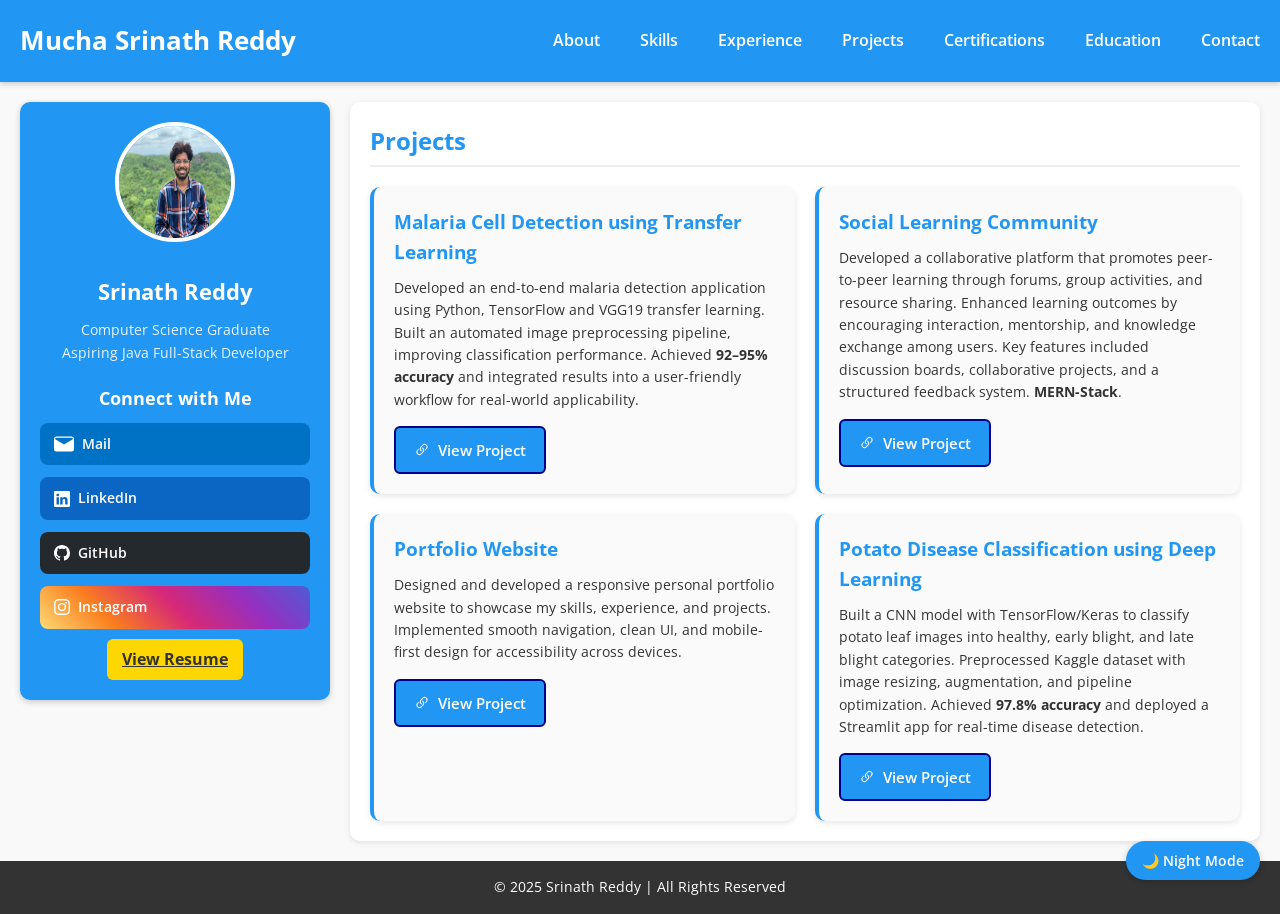
<file: projects.html>
<!DOCTYPE html>
<html lang="en">
<head>
  <meta charset="UTF-8">
  <meta name="viewport" content="width=device-width, initial-scale=1.0">
  <title>Mucha Srinath Reddy | Projects</title>
  <link rel="stylesheet" href="styles.css">
  <script>
  // Apply saved theme immediately before page renders
  (function() {
    const theme = localStorage.getItem("theme");
    if (theme === "dark") {
      document.documentElement.classList.add("dark-mode");
    }
  })();
</script>

</head>
<body>
  <div class="container">

    <!-- HEADER -->
    <header class="header">
      <h1>Mucha Srinath Reddy</h1>
            <button id="modeToggle" class="mode-toggle">🌙 Night Mode</button>

      <button id="menuToggle" class="menu-toggle">
        <span></span>
        <span></span>
        <span></span>
      </button>

      <!-- Navigation -->
      <nav id="navMenu">
        <a href="index.html">About</a>
        <a href="skills.html">Skills</a>
        <a href="experience.html">Experience</a>
        <a href="projects.html">Projects</a>
        <a href="certifications.html">Certifications</a>
        <a href="education.html">Education</a>
        <a href="contact.html">Contact</a>
      </nav>
    </header>

    <!-- MAIN AREA -->
    <div class="main">

      <!-- SIDEBAR -->
<aside class="sidebar">
  <div class="profile">
    <img src="profile.jpg" alt="Profile Picture">
    <h2>Srinath Reddy</h2>
    <p>Computer Science Graduate<br>Aspiring Java Full-Stack Developer</p>
  </div>

  <div class="quick-links">
    <h3>Connect with Me</h3>
    <ul class="social-list">
      <li>
        <a href="mailto:srinathreddymucha@gmail.com" target="_blank">
          <svg xmlns="http://www.w3.org/2000/svg" width="20" height="20" 
               fill="currentColor" class="bi bi-envelope" viewBox="0 0 16 16">
            <path d="M0 4a2 2 0 0 1 2-2h12a2 2 0 0 
            1 2 2v8a2 2 0 0 1-2 2H2a2 
            2 0 0 1-2-2zm2-1a1 1 0 0 
            0-1 1v.217l7 4.2 7-4.2V4a1 
            1 0 0 0-1-1z"/>
          </svg>
          Mail
        </a>
      </li>

      <li>
        <a href="https://www.linkedin.com/in/srinath-reddy-96976b289/" target="_blank">
          <svg xmlns="http://www.w3.org/2000/svg" width="16" height="16" fill="currentColor" class="bi bi-linkedin" viewBox="0 0 16 16">
            <path d="M0 1.146C0 .513.526 0 1.175 0h13.65C15.474 0 16 .513 16 1.146v13.708c0 .633-.526 1.146-1.175 1.146H1.175C.526 16 0 15.487 0 14.854zm4.943 12.248V6.169H2.542v7.225zm-1.2-8.212c.837 0 1.358-.554 1.358-1.248-.015-.709-.52-1.248-1.342-1.248S2.4 3.226 2.4 3.934c0 .694.521 1.248 1.327 1.248zm4.908 8.212V9.359c0-.216.016-.432.08-.586.173-.431.568-.878 1.232-.878.869 0 1.216.662 1.216 1.634v3.865h2.401V9.25c0-2.22-1.184-3.252-2.764-3.252-1.274 0-1.845.7-2.165 1.193v.025h-.016l.016-.025V6.169h-2.4c.03.678 0 7.225 0 7.225z"/>
          </svg>
          LinkedIn
        </a>
      </li>

      <li>
        <a href="https://github.com/srinath748" target="_blank">
          <svg xmlns="http://www.w3.org/2000/svg" width="16" height="16" fill="currentColor" class="bi bi-github" viewBox="0 0 16 16">
            <path d="M8 0C3.58 0 0 3.58 0 8c0 3.54 2.29 6.53 5.47 7.59.4.07.55-.17.55-.38 0-.19-.01-.82-.01-1.49-2.01.37-2.53-.49-2.69-.94-.09-.23-.48-.94-.82-1.13-.28-.15-.68-.52-.01-.53.63-.01 1.08.58 1.23.82.72 1.21 1.87.87 2.33.66.07-.52.28-.87.51-1.07-1.78-.2-3.64-.89-3.64-3.95 0-.87.31-1.59.82-2.15-.08-.2-.36-1.02.08-2.12 0 0 .67-.21 2.2.82.64-.18 1.32-.27 2-.27s1.36.09 2 .27c1.53-1.04 2.2-.82 2.2-.82.44 1.1.16 1.92.08 2.12.51.56.82 1.27.82 2.15 0 3.07-1.87 3.75-3.65 3.95.29.25.54.73.54 1.48 0 1.07-.01 1.93-.01 2.2 0 .21.15.46.55.38A8.01 8.01 0 0 0 16 8c0-4.42-3.58-8-8-8"/>
          </svg>
          GitHub
        </a>
      </li>

      <li class="instagram">
        <a href="https://www.instagram.com/srinath_reddy748?igsh=NHgyeDcwaWcxZGN3" target="_blank">
          <svg xmlns="http://www.w3.org/2000/svg" width="16" height="16" fill="currentColor" class="bi bi-instagram" viewBox="0 0 16 16">
            <path d="M8 0C5.829 0 5.556.01 4.703.048 3.85.088 3.269.222 2.76.42a3.9 3.9 0 0 0-1.417.923A3.9 3.9 0 0 0 .42 2.76C.222 3.268.087 3.85.048 4.7.01 5.555 0 5.827 0 8.001c0 2.172.01 2.444.048 3.297.04.852.174 1.433.372 1.942.205.526.478.972.923 1.417.444.445.89.719 1.416.923.51.198 1.09.333 1.942.372C5.555 15.99 5.827 16 8 16s2.444-.01 3.298-.048c.851-.04 1.434-.174 1.943-.372a3.9 3.9 0 0 0 1.416-.923c.445-.445.718-.891.923-1.417.197-.509.332-1.09.372-1.942C15.99 10.445 16 10.173 16 8s-.01-2.445-.048-3.299c-.04-.851-.175-1.433-.372-1.941a3.9 3.9 0 0 0-.923-1.417A3.9 3.9 0 0 0 13.24.42c-.51-.198-1.092-.333-1.943-.372C10.443.01 10.172 0 7.998 0zm-.717 1.442h.718c2.136 0 2.389.007 3.232.046.78.035 1.204.166 1.486.275.373.145.64.319.92.599s.453.546.598.92c.11.281.24.705.275 1.485.039.843.047 1.096.047 3.231s-.008 2.389-.047 3.232c-.035.78-.166 1.203-.275 1.485a2.5 2.5 0 0 1-.599.919c-.28.28-.546.453-.92.598-.28.11-.704.24-1.485.276-.843.038-1.096.047-3.232.047s-2.39-.009-3.233-.047c-.78-.036-1.203-.166-1.485-.276a2.5 2.5 0 0 1-.92-.598 2.5 2.5 0 0 1-.6-.92c-.109-.281-.24-.705-.275-1.485-.038-.843-.046-1.096-.046-3.233s.008-2.388.046-3.231c.036-.78.166-1.204.276-1.486.145-.373.319-.64.599-.92s.546-.453.92-.598c.282-.11.705-.24 1.485-.276.738-.034 1.024-.044 2.515-.045zm4.988 1.328a.96.96 0 1 0 0 1.92.96.96 0 0 0 0-1.92m-4.27 1.122a4.109 4.109 0 1 0 0 8.217 4.109 4.109 0 0 0 0-8.217m0 1.441a2.667 2.667 0 1 1 0 5.334 2.667 2.667 0 0 1 0-5.334"/>
          </svg>
          Instagram
        </a>
      </li>
    </ul>

    <!-- Resume Button -->
    <a href="srinath_resume[1].pdf" target="_blank" class="btn-resume">View Resume</a>

  </div>
</aside>


      <!-- MAIN CONTENT -->
      <section class="content">
        <h2>Projects</h2>

        <div class="projects-grid">

          <!-- Project 1 -->
          <!-- Project 1 -->
<div class="project-card">
  <h3>Malaria Cell Detection using Transfer Learning</h3>
  <p>
    Developed an end-to-end malaria detection application using Python, TensorFlow
    and VGG19 transfer learning. Built an automated image preprocessing pipeline, improving 
    classification performance. Achieved <b>92–95% accuracy</b> and integrated results into a 
    user-friendly workflow for real-world applicability.
  </p>
  <a href="#" class="btn-link">
    <svg xmlns="http://www.w3.org/2000/svg" width="16" height="16" fill="currentColor" class="bi bi-link-45deg" viewBox="0 0 16 16">
      <path d="M4.715 6.542 3.343 7.914a3 3 0 1 0 4.243 4.243l1.828-1.829A3 3 0 0 0 8.586 5.5L8 6.086a1 1 0 0 0-.154.199 2 2 0 0 1 .861 3.337L6.88 11.45a2 2 0 1 1-2.83-2.83l.793-.792a4 4 0 0 1-.128-1.287z"/>
      <path d="M6.586 4.672A3 3 0 0 0 7.414 9.5l.775-.776a2 2 0 0 1-.896-3.346L9.12 3.55a2 2 0 1 1 2.83 2.83l-.793.792c.112.42.155.855.128 1.287l1.372-1.372a3 3 0 1 0-4.243-4.243z"/>
    </svg>
    View Project
  </a>
</div>

<!-- Project 2 -->
<div class="project-card">
  <h3>Social Learning Community</h3>
  <p>
    Developed a collaborative platform that promotes peer-to-peer learning through forums, group activities, 
    and resource sharing. Enhanced learning outcomes by encouraging interaction, mentorship, and knowledge 
    exchange among users. Key features included discussion boards, collaborative projects, and a structured 
    feedback system. <strong>MERN-Stack</strong>.
  </p>
  <a href="#" class="btn-link">
    <svg xmlns="http://www.w3.org/2000/svg" width="16" height="16" fill="currentColor" class="bi bi-link-45deg" viewBox="0 0 16 16">
      <path d="M4.715 6.542 3.343 7.914a3 3 0 1 0 4.243 4.243l1.828-1.829A3 3 0 0 0 8.586 5.5L8 6.086a1 1 0 0 0-.154.199 2 2 0 0 1 .861 3.337L6.88 11.45a2 2 0 1 1-2.83-2.83l.793-.792a4 4 0 0 1-.128-1.287z"/>
      <path d="M6.586 4.672A3 3 0 0 0 7.414 9.5l.775-.776a2 2 0 0 1-.896-3.346L9.12 3.55a2 2 0 1 1 2.83 2.83l-.793.792c.112.42.155.855.128 1.287l1.372-1.372a3 3 0 1 0-4.243-4.243z"/>
    </svg>
    View Project
  </a>
</div>

<!-- Project 3 -->
<div class="project-card">
  <h3>Portfolio Website</h3>
  <p>
    Designed and developed a responsive personal portfolio website 
    to showcase my skills, experience, and projects. 
    Implemented smooth navigation, clean UI, and mobile-first design 
    for accessibility across devices.
  </p>
  <a href="#" class="btn-link">
    <svg xmlns="http://www.w3.org/2000/svg" width="16" height="16" fill="currentColor" class="bi bi-link-45deg" viewBox="0 0 16 16">
      <path d="M4.715 6.542 3.343 7.914a3 3 0 1 0 4.243 4.243l1.828-1.829A3 3 0 0 0 8.586 5.5L8 6.086a1 1 0 0 0-.154.199 2 2 0 0 1 .861 3.337L6.88 11.45a2 2 0 1 1-2.83-2.83l.793-.792a4 4 0 0 1-.128-1.287z"/>
      <path d="M6.586 4.672A3 3 0 0 0 7.414 9.5l.775-.776a2 2 0 0 1-.896-3.346L9.12 3.55a2 2 0 1 1 2.83 2.83l-.793.792c.112.42.155.855.128 1.287l1.372-1.372a3 3 0 1 0-4.243-4.243z"/>
    </svg>
    View Project
  </a>
</div>

<!-- Project 4 -->
<div class="project-card">
  <h3>Potato Disease Classification using Deep Learning</h3>
  <p>
    Built a CNN model with TensorFlow/Keras to classify potato leaf images into 
    healthy, early blight, and late blight categories. Preprocessed Kaggle dataset 
    with image resizing, augmentation, and pipeline optimization. Achieved 
    <b>97.8% accuracy</b> and deployed a Streamlit app for real-time disease detection.
  </p>
  <a href="#" class="btn-link">
    <svg xmlns="http://www.w3.org/2000/svg" width="16" height="16" fill="currentColor" class="bi bi-link-45deg" viewBox="0 0 16 16">
      <path d="M4.715 6.542 3.343 7.914a3 3 0 1 0 4.243 4.243l1.828-1.829A3 3 0 0 0 8.586 5.5L8 6.086a1 1 0 0 0-.154.199 2 2 0 0 1 .861 3.337L6.88 11.45a2 2 0 1 1-2.83-2.83l.793-.792a4 4 0 0 1-.128-1.287z"/>
      <path d="M6.586 4.672A3 3 0 0 0 7.414 9.5l.775-.776a2 2 0 0 1-.896-3.346L9.12 3.55a2 2 0 1 1 2.83 2.83l-.793.792c.112.42.155.855.128 1.287l1.372-1.372a3 3 0 1 0-4.243-4.243z"/>
    </svg>
    View Project
  </a>
</div>

      </section>
    </div>

    <!-- FOOTER -->
    <footer class="footer">
      <p>© 2025 Srinath Reddy | All Rights Reserved</p>
    </footer>
  </div>

  <!-- Back to Top Button -->
  <!-- <button id="backToTop" aria-label="Back to top">↑</button> -->

  <!-- JavaScript -->
  <script src="script.js"></script>
</body>
</html>
</file>
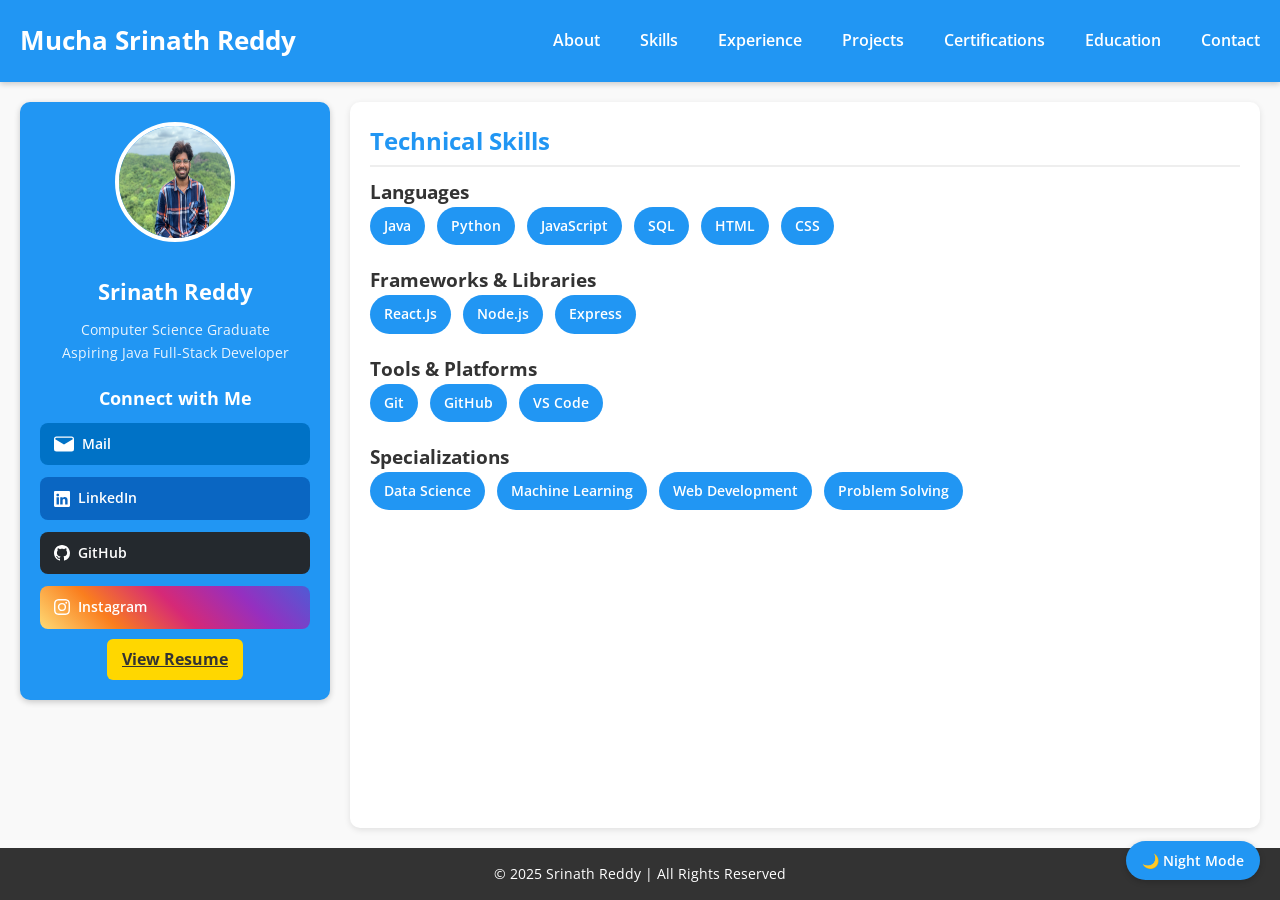
<file: skills.html>
<!DOCTYPE html>
<html lang="en">
<head>
  <meta charset="UTF-8">
  <meta name="viewport" content="width=device-width, initial-scale=1.0">
  <link rel="stylesheet" href="styles.css">
  <script>
  // Apply saved theme immediately before page renders
  (function() {
    const theme = localStorage.getItem("theme");
    if (theme === "dark") {
      document.documentElement.classList.add("dark-mode");
    }
  })();
</script>

</head>
<body>
  <div class="container">

    <!-- HEADER -->
    <header class="header">
      <h1>Mucha Srinath Reddy</h1>
            <button id="modeToggle" class="mode-toggle">🌙 Night Mode</button>

      <button id="menuToggle" class="menu-toggle">
        <span></span>
        <span></span>
        <span></span>
      </button>

      <!-- Navigation -->
      <nav id="navMenu">
        <a href="index.html">About</a>
        <a href="skills.html">Skills</a>
        <a href="experience.html">Experience</a>
        <a href="projects.html">Projects</a>
        <a href="certifications.html">Certifications</a>
        <a href="education.html">Education</a>
        <a href="contact.html">Contact</a>
      </nav>
    </header>

    <!-- MAIN AREA -->
    <div class="main">

      <!-- SIDEBAR -->
      <aside class="sidebar">
  <div class="profile">
    <img src="profile.jpg" alt="Profile Picture">
    <h2>Srinath Reddy</h2>
    <p>Computer Science Graduate<br>Aspiring Java Full-Stack Developer</p>
  </div>

  <div class="quick-links">
    <h3>Connect with Me</h3>
    <ul class="social-list">
      <li>
        <a href="mailto:srinathreddymucha@gmail.com" target="_blank">
          <svg xmlns="http://www.w3.org/2000/svg" width="20" height="20" 
               fill="currentColor" class="bi bi-envelope" viewBox="0 0 16 16">
            <path d="M0 4a2 2 0 0 1 2-2h12a2 2 0 0 
            1 2 2v8a2 2 0 0 1-2 2H2a2 
            2 0 0 1-2-2zm2-1a1 1 0 0 
            0-1 1v.217l7 4.2 7-4.2V4a1 
            1 0 0 0-1-1z"/>
          </svg>
          Mail
        </a>
      </li>

      <li>
        <a href="https://www.linkedin.com/in/srinath-reddy-96976b289/" target="_blank">
          <svg xmlns="http://www.w3.org/2000/svg" width="16" height="16" fill="currentColor" class="bi bi-linkedin" viewBox="0 0 16 16">
            <path d="M0 1.146C0 .513.526 0 1.175 0h13.65C15.474 0 16 .513 16 1.146v13.708c0 .633-.526 1.146-1.175 1.146H1.175C.526 16 0 15.487 0 14.854zm4.943 12.248V6.169H2.542v7.225zm-1.2-8.212c.837 0 1.358-.554 1.358-1.248-.015-.709-.52-1.248-1.342-1.248S2.4 3.226 2.4 3.934c0 .694.521 1.248 1.327 1.248zm4.908 8.212V9.359c0-.216.016-.432.08-.586.173-.431.568-.878 1.232-.878.869 0 1.216.662 1.216 1.634v3.865h2.401V9.25c0-2.22-1.184-3.252-2.764-3.252-1.274 0-1.845.7-2.165 1.193v.025h-.016l.016-.025V6.169h-2.4c.03.678 0 7.225 0 7.225z"/>
          </svg>
          LinkedIn
        </a>
      </li>

      <li>
        <a href="https://github.com/srinath748" target="_blank">
          <svg xmlns="http://www.w3.org/2000/svg" width="16" height="16" fill="currentColor" class="bi bi-github" viewBox="0 0 16 16">
            <path d="M8 0C3.58 0 0 3.58 0 8c0 3.54 2.29 6.53 5.47 7.59.4.07.55-.17.55-.38 0-.19-.01-.82-.01-1.49-2.01.37-2.53-.49-2.69-.94-.09-.23-.48-.94-.82-1.13-.28-.15-.68-.52-.01-.53.63-.01 1.08.58 1.23.82.72 1.21 1.87.87 2.33.66.07-.52.28-.87.51-1.07-1.78-.2-3.64-.89-3.64-3.95 0-.87.31-1.59.82-2.15-.08-.2-.36-1.02.08-2.12 0 0 .67-.21 2.2.82.64-.18 1.32-.27 2-.27s1.36.09 2 .27c1.53-1.04 2.2-.82 2.2-.82.44 1.1.16 1.92.08 2.12.51.56.82 1.27.82 2.15 0 3.07-1.87 3.75-3.65 3.95.29.25.54.73.54 1.48 0 1.07-.01 1.93-.01 2.2 0 .21.15.46.55.38A8.01 8.01 0 0 0 16 8c0-4.42-3.58-8-8-8"/>
          </svg>
          GitHub
        </a>
      </li>

      <li class="instagram">
        <a href="https://www.instagram.com/srinath_reddy748?igsh=NHgyeDcwaWcxZGN3" target="_blank">
          <svg xmlns="http://www.w3.org/2000/svg" width="16" height="16" fill="currentColor" class="bi bi-instagram" viewBox="0 0 16 16">
            <path d="M8 0C5.829 0 5.556.01 4.703.048 3.85.088 3.269.222 2.76.42a3.9 3.9 0 0 0-1.417.923A3.9 3.9 0 0 0 .42 2.76C.222 3.268.087 3.85.048 4.7.01 5.555 0 5.827 0 8.001c0 2.172.01 2.444.048 3.297.04.852.174 1.433.372 1.942.205.526.478.972.923 1.417.444.445.89.719 1.416.923.51.198 1.09.333 1.942.372C5.555 15.99 5.827 16 8 16s2.444-.01 3.298-.048c.851-.04 1.434-.174 1.943-.372a3.9 3.9 0 0 0 1.416-.923c.445-.445.718-.891.923-1.417.197-.509.332-1.09.372-1.942C15.99 10.445 16 10.173 16 8s-.01-2.445-.048-3.299c-.04-.851-.175-1.433-.372-1.941a3.9 3.9 0 0 0-.923-1.417A3.9 3.9 0 0 0 13.24.42c-.51-.198-1.092-.333-1.943-.372C10.443.01 10.172 0 7.998 0zm-.717 1.442h.718c2.136 0 2.389.007 3.232.046.78.035 1.204.166 1.486.275.373.145.64.319.92.599s.453.546.598.92c.11.281.24.705.275 1.485.039.843.047 1.096.047 3.231s-.008 2.389-.047 3.232c-.035.78-.166 1.203-.275 1.485a2.5 2.5 0 0 1-.599.919c-.28.28-.546.453-.92.598-.28.11-.704.24-1.485.276-.843.038-1.096.047-3.232.047s-2.39-.009-3.233-.047c-.78-.036-1.203-.166-1.485-.276a2.5 2.5 0 0 1-.92-.598 2.5 2.5 0 0 1-.6-.92c-.109-.281-.24-.705-.275-1.485-.038-.843-.046-1.096-.046-3.233s.008-2.388.046-3.231c.036-.78.166-1.204.276-1.486.145-.373.319-.64.599-.92s.546-.453.92-.598c.282-.11.705-.24 1.485-.276.738-.034 1.024-.044 2.515-.045zm4.988 1.328a.96.96 0 1 0 0 1.92.96.96 0 0 0 0-1.92m-4.27 1.122a4.109 4.109 0 1 0 0 8.217 4.109 4.109 0 0 0 0-8.217m0 1.441a2.667 2.667 0 1 1 0 5.334 2.667 2.667 0 0 1 0-5.334"/>
          </svg>
          Instagram
        </a>
      </li>
    </ul>

    <!-- Resume Button -->
    <a href="srinath_resume[1].pdf" target="_blank" class="btn-resume">View Resume</a>

  </div>
</aside>

      <!-- MAIN CONTENT -->
      <section class="content">
        <h2>Technical Skills</h2>

        <!-- Languages -->
        <h3>Languages</h3>
        <div class="skills-grid">
          <span class="skill-badge">Java</span>
          <span class="skill-badge">Python</span>
          <span class="skill-badge">JavaScript</span>
          <span class="skill-badge">SQL</span>
          <span class="skill-badge">HTML</span>
          <span class="skill-badge">CSS</span>
        </div>

        <!-- Frameworks -->
        <h3>Frameworks & Libraries</h3>
        <div class="skills-grid">
          <span class="skill-badge">React.Js</span>
          <span class="skill-badge">Node.js</span>
          <span class="skill-badge">Express</span>
          <!-- <span class="skill-badge">TensorFlow</span>
          <span class="skill-badge">Keras</span>
          <span class="skill-badge">Pandas</span>
          <span class="skill-badge">NumPy</span> -->
        </div>

        <!-- Tools -->
        <h3>Tools & Platforms</h3>
        <div class="skills-grid">
          <span class="skill-badge">Git</span>
          <span class="skill-badge">GitHub</span>
          <span class="skill-badge">VS Code</span>
          <!-- <span class="skill-badge">Jupyter Notebook</span>
          <span class="skill-badge">Docker</span> -->
        </div>

        <!-- Specializations -->
        <h3>Specializations</h3>
        <div class="skills-grid">
          <span class="skill-badge">Data Science</span>
          <span class="skill-badge">Machine Learning</span>
          <!-- <span class="skill-badge">Deep Learning</span> -->
          <!-- <span class="skill-badge">Computer Vision</span> -->
          <span class="skill-badge">Web Development</span>
          <span class="skill-badge">Problem Solving</span>
        </div>
      </section>
    </div>

    <!-- FOOTER -->
    <footer class="footer">
      <p>© 2025 Srinath Reddy | All Rights Reserved</p>
    </footer>
  </div>

  <!-- Back to Top Button -->
  <!-- <button id="backToTop" aria-label="Back to top">↑</button> -->

  <!-- JavaScript -->
  <script src="script.js"></script>
</body>
</html>
</file>
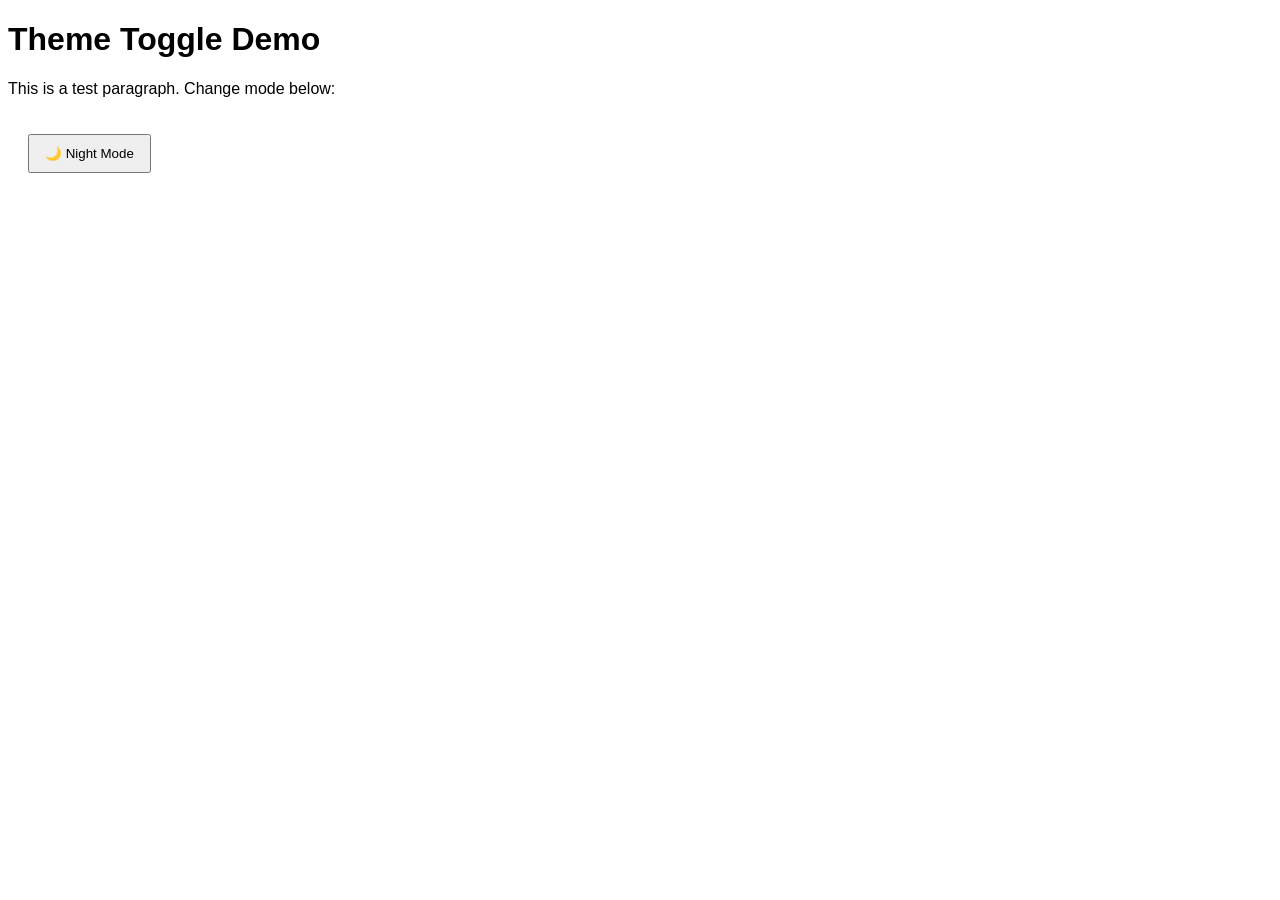
<file: test.html>
<!DOCTYPE html>
<html lang="en">
<head>
  <meta charset="UTF-8">
  <title>Theme Toggle Test</title>
  <style>
    body {
      font-family: Arial, sans-serif;
      transition: background 0.3s, color 0.3s;
    }
    body {
      background: white;
      color: black;
    }
    .dark-mode body {
      background: #0d0d0d;
      color: #e0e0ff;
    }
    button {
      margin: 20px;
      padding: 10px 15px;
      cursor: pointer;
    }
  </style>

  <!-- Load saved theme BEFORE page renders -->
  <script>
    (function() {
      const theme = localStorage.getItem("theme") || "light"; // default light
      if (theme === "dark") {
        document.documentElement.classList.add("dark-mode");
      }
    })();
  </script>
</head>
<body>
  <h1>Theme Toggle Demo</h1>
  <p>This is a test paragraph. Change mode below:</p>
  <button id="modeToggle">🌙 Night Mode</button>

  <script>
    document.addEventListener("DOMContentLoaded", () => {
      const toggleBtn = document.getElementById("modeToggle");

      // Set initial button text
      if (localStorage.getItem("theme") === "dark") {
        toggleBtn.textContent = "☀️ Light Mode";
      } else {
        toggleBtn.textContent = "🌙 Night Mode";
      }

      toggleBtn.addEventListener("click", () => {
        document.documentElement.classList.toggle("dark-mode");

        if (document.documentElement.classList.contains("dark-mode")) {
          localStorage.setItem("theme", "dark");
          toggleBtn.textContent = "☀️ Light Mode";
        } else {
          localStorage.setItem("theme", "light");
          toggleBtn.textContent = "🌙 Night Mode";
        }
      });
    });
  </script>
</body>
</html>
</file>
<file: styles.css>
/* ========================== */
/* Google Font */
@import url('https://fonts.googleapis.com/css2?family=Open+Sans:wght@400;600;700&display=swap');

/* ========================== */
/* Global Styles */
html {
  scroll-behavior: smooth;
}

* {
  margin: 0;
  padding: 0;
  box-sizing: border-box;
  font-family: 'Open Sans', sans-serif;
}

body {
  background: #f9f9f9;
  color: #333;
  line-height: 1.6;
}

/* ========================== */
/* Container */
.container {
  display: flex;
  flex-direction: column;
  min-height: 100vh;
}

/* ========================== */
/* Header */
.header {
  position: sticky;
  top: 0;
  z-index: 1000;
  background: #2196F3;
  color: white;
  padding: 20px;
  display: flex;
  justify-content: space-between;
  align-items: center;
  box-shadow: 0 2px 6px rgba(0, 0, 0, 0.2);
}

.header h1 {
  font-size: 26px;
  font-weight: 700;
}

.header nav {
  display: flex;
  gap: 20px;
}

.header nav a {
  color: white;
  margin-left: 20px;
  text-decoration: none;
  font-weight: 600;
  transition: color 0.3s;
}

.header nav a:hover {
  color: darkblue;
}

/* Hamburger (mobile) */
.menu-toggle {
  display: none;
  flex-direction: column;
  justify-content: space-between;
  width: 25px;
  height: 18px;
  cursor: pointer;
  background: none;
  border: none;
  z-index: 1001;
}

.menu-toggle span {
  display: block;
  height: 3px;
  width: 100%;
  background: white;
  border-radius: 3px;
  transition: all 0.3s ease-in-out;
}

.menu-toggle.active span:nth-child(1) {
  transform: rotate(45deg) translate(5px, 5px);
}
.menu-toggle.active span:nth-child(2) {
  opacity: 0;
}
.menu-toggle.active span:nth-child(3) {
  transform: rotate(-45deg) translate(5px, -5px);
}

/* ========================== */
/* Mobile Styles */
@media (max-width: 768px) {
  .header {
    flex-wrap: wrap;
  }

  .menu-toggle {
    display: flex;
  }

  /* ===== Light Mode Mobile Nav ===== */
  .header nav {
    position: absolute;
    top: 100%; 
    left: 0;
    width: 100%;
    flex-direction: column;
    background: #2196F3; /* Light mode background */
    text-align: center;
    opacity: 0;
    transform: translateY(-10px);
    pointer-events: none;
    transition: opacity 0.4s ease, transform 0.4s ease;
    z-index: 999;
  }

  .header nav.show {
    opacity: 1;
    transform: translateY(0);
    pointer-events: auto;
  }

  .header nav a {
    padding: 12px;
    border-top: 1px solid rgba(255, 255, 255, 0.2);
    opacity: 0;
    transform: translateY(-6px);
    transition: opacity 0.3s ease, transform 0.3s ease;
    color: #fff; /* white text for light mode */
  }

  .header nav.show a {
    opacity: 1;
    transform: translateY(0);
  }

  .header nav.show a:nth-child(1) { transition-delay: 0.1s; }
  .header nav.show a:nth-child(2) { transition-delay: 0.2s; }
  .header nav.show a:nth-child(3) { transition-delay: 0.3s; }
  .header nav.show a:nth-child(4) { transition-delay: 0.4s; }
  .header nav.show a:nth-child(5) { transition-delay: 0.5s; }
  .header nav.show a:nth-child(6) { transition-delay: 0.6s; }
  .header nav.show a:nth-child(7) { transition-delay: 0.7s; }


  /* ===== Dark Mode Mobile Nav ===== */
  html.dark-mode .header nav {
    background: #1e1e2f; /* dark violet/black background */
    box-shadow: 0 4px 12px rgba(124, 58, 237, 0.4);
  }

  html.dark-mode .header nav a {
    color: #f5f5f5; /* Light text */
    border-top: 1px solid rgba(255, 255, 255, 0.1);
  }

  html.dark-mode .header nav a:hover {
    background: rgba(124, 58, 237, 0.2); /* Violet hover */
  }
}


/* ========================== */
/* Main Content */
.main {
  flex: 1;
  display: flex;
  padding: 20px;
  gap: 20px;
}

/* Sidebar */
.sidebar {
  width: 25%;
  background: #2196F3;
  color: white;
  padding: 20px;
  text-align: center;
  border-radius: 10px;
  box-shadow: 0 2px 6px rgba(0,0,0,0.2);
  position: sticky;   
  top: 20px;          
  align-self: flex-start; 
  height: fit-content;     
}

.sidebar .profile img {
  width: 120px;
  height: 120px;
  border-radius: 50%;
  border: 4px solid white;
  margin-bottom: 15px;
  transition: transform 0.3s ease;
}
.sidebar .profile img:hover {
  transform: scale(1.1);
}
.sidebar .profile h2 {
  margin: 10px 0;
  font-size: 22px;
  font-weight: bold;
}
.sidebar .profile p {
  font-size: 14px;
  opacity: 0.9;
}

/* Quick Links */
.sidebar .quick-links h3 {
  margin-top: 20px;
  margin-bottom: 10px;
  font-size: 18px;
  font-weight: bold;
}

.sidebar .quick-links ul {
  list-style: none;
  padding: 0;
  margin: 0;
  display: flex;
  flex-direction: column;
  gap: 12px;
}

.sidebar .quick-links ul li a {
  display: flex;
  align-items: center;
  gap: 8px;
  padding: 10px 14px;
  border-radius: 8px;
  color: white;
  font-size: 14px;
  font-weight: 600;
  text-decoration: none;
  transition: all 0.3s ease;
}

/* Social Links Brand Colors */
.sidebar .quick-links ul li a[href^="mailto:"] { background: #0072c6; }
.sidebar .quick-links ul li a[href*="linkedin"] { background: #0a66c2; }
.sidebar .quick-links ul li a[href*="github"] { background: #24292e; }
.sidebar .quick-links ul li.instagram a {
  background: linear-gradient(
    45deg,
    #feda75, 
    #fa7e1e, 
    #d62976, 
    #962fbf, 
    #4f5bd5
  );
}
.sidebar .quick-links ul li a[href*="youtube"] { background: #ff0000; }

/* Hover effect */
.sidebar .quick-links ul li a:hover {
  transform: translateX(6px) scale(1.05);
  filter: brightness(1.1);
  box-shadow: 0 4px 10px rgba(0,0,0,0.2);
  opacity: 0.95;
}

/* Resume Button */
.sidebar .quick-links .btn-resume {
  display: inline-block;
  background: #FFD700;
  color: #333 !important;
  padding: 8px 15px;
  border-radius: 6px;
  margin-top: 10px;
  font-weight: bold;
  transition: background 0.3s, transform 0.2s;
}
.sidebar .quick-links .btn-resume:hover {
  background: #FFC107;
  transform: scale(1.05);
  box-shadow: 0 4px 10px rgba(0,0,0,0.2);
}

/* ========================== */
/* Content Area */
.content {
  flex: 1;
  padding: 20px;
  background: white;
  border-radius: 10px;
  box-shadow: 0 2px 6px rgba(0,0,0,0.1);
}

.content h2 {
  margin-bottom: 10px;
  color: #2196F3;
  border-bottom: 2px solid #eee;
  padding-bottom: 5px;
}

.content section { margin-bottom: 30px; }

.content article {
  margin-bottom: 15px;
  padding: 10px;
  border-left: 4px solid #2196F3;
  background: #fafafa;
  border-radius: 5px;
  transition: transform 0.2s;
}
.content article:hover { transform: translateX(5px); }

/* ========================== */
/* Footer */
.footer {
  background: #333;
  color: white;
  text-align: center;
  padding: 15px;
  font-size: 14px;
  margin-top: auto;
}

/* ========================== */
/* Responsive */
@media (max-width: 768px) {
  .main { flex-direction: column; }

  /* order fix */
  .content { order: 1; }
  .sidebar { 
    order: 2;
    width: 100%; 
    position: relative; 
    top: 0; 
    margin-top: 20px; 
    margin-bottom: 0;
  }
}

/* ========================== */
/* Back to Top Button */
#backToTop {
  position: fixed;
  bottom: 20px;
  right: 20px;
  background: #2196F3;
  color: white;
  border: none;
  padding: 12px 16px;
  border-radius: 50%;
  font-size: 18px;
  cursor: pointer;
  opacity: 0;
  pointer-events: none;
  transition: opacity 0.4s ease, transform 0.3s ease;
  box-shadow: 0 4px 10px rgba(0,0,0,0.3);
}
#backToTop.show {
  opacity: 1;
  pointer-events: auto;
}
#backToTop:hover {
  background: #2196F3;
  transform: scale(1.1);
  box-shadow: 0 6px 16px rgba(0,0,0,0.4), 0 0 10px #2196F3;
}

/* ========================== */
/* Skills Page Layout */
.skills-grid {
  display: flex;
  flex-wrap: wrap;
  gap: 12px;
  margin-bottom: 20px;
}

.skill-badge {
  background: #2196F3;
  color: white;
  padding: 8px 14px;
  border-radius: 20px;
  font-size: 14px;
  font-weight: 600;
  transition: transform 0.2s, background 0.3s;
}

.skill-badge:hover {
  background: darkblue;
  transform: scale(1.1);
  box-shadow: 0 2px 8px rgba(0,0,0,0.2);
}

/* ========================== */
/* Timeline Layout */
.timeline {
  position: relative;
  margin: 20px 0;
  padding-left: 30px;
  border-left: 3px solid #2196F3;
}

.timeline-item {
  margin-bottom: 30px;
  position: relative;
}

.timeline-dot {
  position: absolute;
  left: -10px;
  top: 5px;
  width: 16px;
  height: 16px;
  background: #2196F3;
  border-radius: 50%;
  border: 3px solid white;
  box-shadow: 0 0 0 3px #2196F3;
}

.timeline-content {
  background: #fafafa;
  padding: 15px 20px;
  border-radius: 6px;
  box-shadow: 0 2px 6px rgba(0,0,0,0.1);
  transition: transform 0.2s;
}

.timeline-content:hover {
  transform: translateX(5px);
}

.timeline-content h3 {
  margin: 0;
  font-size: 18px;
  color: #2196F3;
}

.timeline-content h4 {
  margin: 5px 0;
  font-size: 16px;
  font-weight: 600;
}

.timeline-date {
  display: block;
  font-size: 13px;
  color: #777;
  margin-bottom: 8px;
}

/* ========================== */
/* Projects Grid */
.projects-grid {
  display: grid;
  grid-template-columns: repeat(2, 1fr);
  gap: 20px;
  margin-top: 20px;
}
@media (max-width: 768px) {
  .projects-grid {
    grid-template-columns: 1fr;
  }
}
.project-card {
  background: #fafafa;
  padding: 20px;
  border-radius: 10px;
  border-left: 4px solid #2196F3;
  box-shadow: 0 2px 6px rgba(0,0,0,0.1);
  transition: transform 0.3s ease, box-shadow 0.3s ease;
}

.project-card:hover {
  transform: translateY(-5px);
  box-shadow: 0 6px 16px rgba(0,0,0,0.2);
}

.project-card h3 {
  margin-bottom: 10px;
  color: #2196F3;
}

.project-card p {
  font-size: 14px;
  margin-bottom: 15px;
}

/* project button */
.btn-link {
  display: inline-flex;
  align-items: center;
  gap: 8px;
  padding: 10px 18px;
  border: 2px solid darkblue;
  border-radius: 6px;
  text-decoration: none;
  background: #2196F3;
  color: white;
  font-weight: 600;
  font-size: 15px;
  transition: all 0.3s ease;
}

.btn-link svg {
  transition: transform 0.3s ease;
}

/* Hover effect */
.btn-link:hover {
  background-color: #007bff;
  color: #fff;
}

.btn-link:hover svg {
  transform: translateX(4px);
  fill: #fff;
}

/* ========================== */
/* Certifications Page */
.certifications-grid {
  display: grid;
  grid-template-columns: repeat(auto-fit, minmax(250px, 1fr));
  gap: 16px;
  margin-top: 20px;
}

.cert-card {
  background: #f9f9f9;
  border: 2px solid #2196F3;
  border-radius: 10px;
  padding: 16px;
  text-align: center;
  transition: transform 0.2s ease, box-shadow 0.3s ease;
}

.cert-card h3 {
  margin-bottom: 10px;
  font-size: 16px;
  color: #333;
}

.cert-card:hover {
  transform: translateY(-5px);
  box-shadow: 0 6px 16px rgba(0,0,0,0.15);
}

.view-btn {
  display: inline-block;
  padding: 8px 12px;
  border-radius: 6px;
  background: #2196F3;
  color: white;
  text-decoration: none;
  font-size: 14px;
  font-weight: 600;
  transition: background 0.3s ease, transform 0.2s ease;
}

.view-btn:hover {
  background: #2196F3;
  transform: scale(1.05);
}

/* ========================== */
/* Scroll Reveal Animation */
.reveal {
  opacity: 0;
  transform: translateY(30px);
  transition: opacity 0.8s ease, transform 0.8s ease;
}
.reveal.active {
  opacity: 1;
  transform: translateY(0);
}

/* Child stagger animation */
.reveal.active > * {
  opacity: 1;
  transform: translateY(0);
  transition: opacity 0.6s ease, transform 0.6s ease;
}
.reveal.active > *:nth-child(1) { transition-delay: 0.1s; }
.reveal.active > *:nth-child(2) { transition-delay: 0.25s; }
.reveal.active > *:nth-child(3) { transition-delay: 0.4s; }
.reveal.active > *:nth-child(4) { transition-delay: 0.55s; }
.reveal.active > *:nth-child(5) { transition-delay: 0.7s; }
/* ========================== */
/* ========================== */
/* Dark Mode Theme */
.dark-mode body {
  background: #0d0d0d; /* black background */
  color: #e0e0ff;      /* bluish-violet text */
}

.dark-mode .header {
  background: #1a1a2e;
  color: #e0e0ff;
}

.dark-mode .header nav a {
  color: #bbb;
}
.dark-mode .header nav a:hover {
  color: #8ab4f8;
}

.dark-mode .sidebar {
  background: #161625;
  color: #e0e0ff;
}

.dark-mode .content {
  background: #1e1e2f;
  color: #ddd;
}

.dark-mode .footer {
  background: #111;
  color: #aaa;
}

.dark-mode .btn-link,
.dark-mode .view-btn {
  background: #3a3a5c;
  border-color: #5a5aff;
  color: #e0e0ff;
}
.dark-mode .btn-link:hover,
.dark-mode .view-btn:hover {
  background: #5a5aff;
  color: white;
}
html.dark-mode, 
html.dark-mode body {
  background: #0d0d0d;
  color: #e0e0ff;
}
/* 🌙 Night Mode Styles */
html.dark-mode, 
html.dark-mode body {
  background: #0d0d0d; /* Deep black background */
  color: #e0e0ff;      /* Soft bluish white text */
  transition: background 0.3s ease, color 0.3s ease;
}

/* Headings */
html.dark-mode h1,
html.dark-mode h2,
html.dark-mode h3,
html.dark-mode h4,
html.dark-mode h5,
html.dark-mode h6 {
  color: #a78bfa; /* violet accent */
}

/* Navbar */
html.dark-mode .header {
  background: #121212;
  border-bottom: 1px solid #2a2a2a;
}

html.dark-mode .header nav a {
  color: #c4b5fd;
}

html.dark-mode .header nav a.active {
  color: #8b5cf6; /* bright violet */
  font-weight: bold;
}

/* Project Cards */
html.dark-mode .project-card {
  background: #1a1a1a;
  border-left: 4px solid #8b5cf6; /* violet border */
  box-shadow: 0 2px 8px rgba(139, 92, 246, 0.3);
}

html.dark-mode .project-card h3 {
  color: #a78bfa;
}

html.dark-mode .project-card p {
  color: #d1d5db;
}

/* Buttons & Links */
html.dark-mode .btn-link {
  background: linear-gradient(135deg, #4f46e5, #8b5cf6);
  color: #fff;
  box-shadow: 0 3px 8px rgba(139, 92, 246, 0.4);
}

html.dark-mode .btn-link:hover {
  background: linear-gradient(135deg, #3730a3, #7c3aed);
}

/* Back to Top Button
html.dark-mode #backToTop {
  background: #8b5cf6;
  color: #fff;
  box-shadow: 0 3px 8px rgba(0,0,0,0.5);
}

html.dark-mode #backToTop:hover {
  background: #7c3aed;
} */

/* Timeline, Cards, Sections */
html.dark-mode .timeline-date,
html.dark-mode span {
  color: #c4b5fd;
}

html.dark-mode section {
  border-color: #2a2a2a;
}

/* Reveal Animations */
html.dark-mode .reveal.active {
  box-shadow: 0 4px 20px rgba(139, 92, 246, 0.4);
}
/* ===== Education Timeline (Dark Mode) ===== */
html.dark-mode .timeline {
  position: relative;
  margin: 40px 0;
  padding-left: 30px;
  border-left: 3px solid #8b5cf6; /* violet vertical line */
}

html.dark-mode .timeline-item {
  position: relative;
  margin-bottom: 40px;
  padding-left: 30px;
}

html.dark-mode .timeline-dot {
  position: absolute;
  left: -11px;
  top: 5px;
  width: 18px;
  height: 18px;
  background: #8b5cf6; /* violet dot */
  border-radius: 50%;
  border: 3px solid #1a1a1a; /* blends with card background */
  box-shadow: 0 0 10px rgba(139, 92, 246, 0.7);
}

html.dark-mode .timeline-content {
  background: #1a1a1a; /* card background */
  padding: 20px;
  border-radius: 12px;
  box-shadow: 0 4px 12px rgba(139, 92, 246, 0.2);
  transition: transform 0.3s ease, box-shadow 0.3s ease;
}

html.dark-mode .timeline-content:hover {
  transform: translateY(-4px);
  box-shadow: 0 6px 18px rgba(139, 92, 246, 0.35);
}

html.dark-mode .timeline-content h3 {
  font-size: 18px;
  font-weight: 700;
  color: #a78bfa; /* light violet */
  margin-bottom: 6px;
}

html.dark-mode .timeline-content h4 {
  font-size: 16px;
  font-weight: 600;
  color: #c4b5fd;
  margin-bottom: 5px;
}

html.dark-mode .timeline-date,
html.dark-mode .timeline-content span {
  display: block;
  font-size: 14px;
  color: #9ca3af; /* muted gray text */
  margin-bottom: 6px;
}

html.dark-mode .timeline-content p {
  font-size: 14px;
  line-height: 1.6;
  color: #e0e0ff;
}
/* ===== Skills Badges (Dark Mode) ===== */
html.dark-mode .skills-grid {
  display: flex;
  flex-wrap: wrap;
  gap: 12px;
  margin: 15px 0;
}

html.dark-mode .skill-badge {
  background: linear-gradient(135deg, #1f1f2e, #2d1f3d); /* dark violet gradient */
  color: #c4b5fd; /* light violet text */
  font-size: 14px;
  font-weight: 600;
  padding: 10px 18px;
  border-radius: 25px;
  box-shadow: 0 2px 6px rgba(139, 92, 246, 0.3);
  transition: transform 0.3s ease, box-shadow 0.3s ease, background 0.3s ease;
}

html.dark-mode .skill-badge:hover {
  background: linear-gradient(135deg, #4338ca, #7c3aed); /* blue-violet glow */
  color: #fff;
  transform: scale(1.05);
  box-shadow: 0 4px 12px rgba(139, 92, 246, 0.5);
}
/* ===== Certifications Grid ===== */
.certifications-grid {
  display: grid;
  grid-template-columns: repeat(auto-fit, minmax(250px, 1fr));
  gap: 20px;
  margin-top: 20px;
}

/* ===== Certificate Card (Light Mode Default) ===== */
.cert-card {
  background: #f9f9f9;
  padding: 20px;
  border-radius: 12px;
  box-shadow: 0 2px 8px rgba(0,0,0,0.1);
  transition: transform 0.3s ease, box-shadow 0.3s ease, background 0.3s ease;
}

.cert-card h3 {
  margin-bottom: 15px;
  font-size: 18px;
  font-weight: 600;
  color: #333;
}

.cert-card .view-btn {
  display: inline-block;
  padding: 10px 16px;
  background: #2196F3;
  color: white;
  text-decoration: none;
  font-weight: 600;
  border-radius: 6px;
  transition: background 0.3s ease, transform 0.3s ease;
}

.cert-card .view-btn:hover {
  background: #1976d2;
  transform: scale(1.05);
}

/* ===== Dark Mode Styling ===== */
html.dark-mode .cert-card {
  background: linear-gradient(135deg, #1f1f2e, #2d1f3d);
  box-shadow: 0 3px 10px rgba(139, 92, 246, 0.3);
}

html.dark-mode .cert-card h3 {
  color: #c4b5fd; /* soft violet */
}

html.dark-mode .cert-card .view-btn {
  background: linear-gradient(135deg, #4338ca, #7c3aed);
  box-shadow: 0 2px 6px rgba(139, 92, 246, 0.5);
}

html.dark-mode .cert-card .view-btn:hover {
  background: linear-gradient(135deg, #5b21b6, #6d28d9);
  transform: scale(1.07);
}
/* ===== Certificate Card (Light Mode) ===== */
.cert-card {
  background: #f9f9f9;
  padding: 20px;
  border-radius: 12px;
  border: 2px solid #3b82f6;   /* Light blue border */
  box-shadow: 0 2px 8px rgba(0,0,0,0.1);
  transition: transform 0.3s ease, box-shadow 0.3s ease, background 0.3s ease, border 0.3s ease;
}

.cert-card h3 {
  margin-bottom: 15px;
  font-size: 18px;
  font-weight: 600;
  color: #333;
}

/* ===== Dark Mode Styling ===== */
html.dark-mode .cert-card {
  background: linear-gradient(135deg, #1f1f2e, #2d1f3d);
  border: 2px solid #7c3aed;   /* Violet border */
  box-shadow: 0 3px 10px rgba(124, 58, 237, 0.4);
}

html.dark-mode .cert-card h3 {
  color: #c4b5fd; /* Soft violet */
}

html.dark-mode .cert-card .view-btn {
  background: linear-gradient(135deg, #4338ca, #7c3aed);
  box-shadow: 0 2px 6px rgba(139, 92, 246, 0.5);
}

html.dark-mode .cert-card .view-btn:hover {
  background: linear-gradient(135deg, #5b21b6, #6d28d9);
  transform: scale(1.07);
}
/* ========================== */
/* ========================== */
/* Mode Toggle Button */
#modeToggle {
  position: fixed;
  bottom: 20px;   /* ⬅️ Changed from top: 20px */
  right: 20px;    /* stays the same */
  background: #2196F3;
  color: white;
  border: none;
  padding: 10px 16px;
  border-radius: 25px;
  font-weight: 600;
  font-size: 14px;
  cursor: pointer;
  transition: background 0.3s ease, transform 0.2s ease, box-shadow 0.3s ease;
  z-index: 1100;
  box-shadow: 0 2px 6px rgba(0,0,0,0.2);
}

#modeToggle:hover {
  background: #1769aa;
  transform: scale(1.05);
  box-shadow: 0 4px 10px rgba(0,0,0,0.3);
}

/* Dark Mode Styling */
html.dark-mode #modeToggle {
  background: linear-gradient(135deg, #4f46e5, #7c3aed); /* Blue-Violet Gradient */
  color: #fff;
  box-shadow: 0 2px 8px rgba(124, 58, 237, 0.5);
}

html.dark-mode #modeToggle:hover {
  background: linear-gradient(135deg, #3730a3, #6d28d9);
  transform: scale(1.07);
  box-shadow: 0 4px 12px rgba(139, 92, 246, 0.6);
}
/* ========================== */
/* Contact Form Styles */
.contact-form {
  display: flex;
  flex-direction: column;
  gap: 15px;
  max-width: 500px;
  margin: 20px 0;
}

.contact-form input,
.contact-form textarea {
  padding: 12px;
  border-radius: 8px;
  border: 1px solid #ccc;
  font-size: 15px;
  font-family: inherit;
  background: #fff;
  color: #333;
  transition: border-color 0.3s ease, background 0.3s ease;
}

.contact-form input:focus,
.contact-form textarea:focus {
  border-color: #2196F3;
  outline: none;
  background: #f9fcff;
}

.contact-form button {
  background: #2196F3;
  color: #fff;
  padding: 12px 20px;
  border: none;
  border-radius: 8px;
  font-weight: 600;
  font-size: 15px;
  cursor: pointer;
  transition: background 0.3s ease, transform 0.2s ease;
  width: fit-content;
}

.contact-form button:hover {
  background: #1769aa;
  transform: translateY(-2px);
}
/* Email link default */
a.email-link {
  color: #2196F3; /* Light mode - blue */
  text-decoration: none;
  font-weight: 500;
  transition: color 0.3s ease, text-decoration 0.3s ease;
}

a.email-link:hover {
  text-decoration: underline;
  color: #0b79d0; /* Darker blue on hover */
}

/* Dark mode override */
body.dark-mode a.email-link {
  color: #9bb9ff; /* Softer bluish-violet for dark backgrounds */
}

body.dark-mode a.email-link:hover {
  color: #c7d6ff; /* Light glow-like hover */
}

/* ========================== */
/* Dark Mode Contact Form */
html.dark-mode .contact-form input,
html.dark-mode .contact-form textarea {
  background: black;
  border: 1px solid #444;
  color: #eee;
}

html.dark-mode .contact-form input:focus,
html.dark-mode .contact-form textarea:focus {
  border-color: #9bb9ff;
  background: black;
}

html.dark-mode .contact-form button {
  background: linear-gradient(135deg, #3f51b5, #673ab7);
  color: #fff;
}

html.dark-mode .contact-form button:hover {
  background: linear-gradient(135deg, #5c6bc0, #7e57c2);
  transform: translateY(-2px);
}
/* ===== Light Mode Inputs ===== */
input[type="text"],
input[type="email"],
textarea {
  padding: 10px;
  border-radius: 6px;
  border: 1px solid #ccc;
  background: #fff;
  color: black;
  box-shadow: 0 2px 5px rgba(0,0,0,0.1);
  transition: all 0.3s ease;
}

input[type="text"]:focus,
input[type="email"]:focus,
textarea:focus {
  outline: none;
  border-color: #2196F3;
  box-shadow: 0 0 6px rgba(33, 150, 243, 0.4);
}

/* ===== Dark Mode Inputs ===== */
html.dark-mode input[type="text"],
html.dark-mode input[type="email"],
html.dark-mode textarea {
  background: black;  /* dark background */
  color: #f5f5f5;
  border: 1px solid #7d4bff;  /* violet border */
  box-shadow: 0 2px 8px #7d4bff;
}

html.dark-mode input[type="text"]:focus,
html.dark-mode input[type="email"]:focus,
html.dark-mode textarea:focus {
  border-color: #7c3aed;
  box-shadow: 0 0 8px rgba(159, 122, 234, 0.7);
}
</file>
